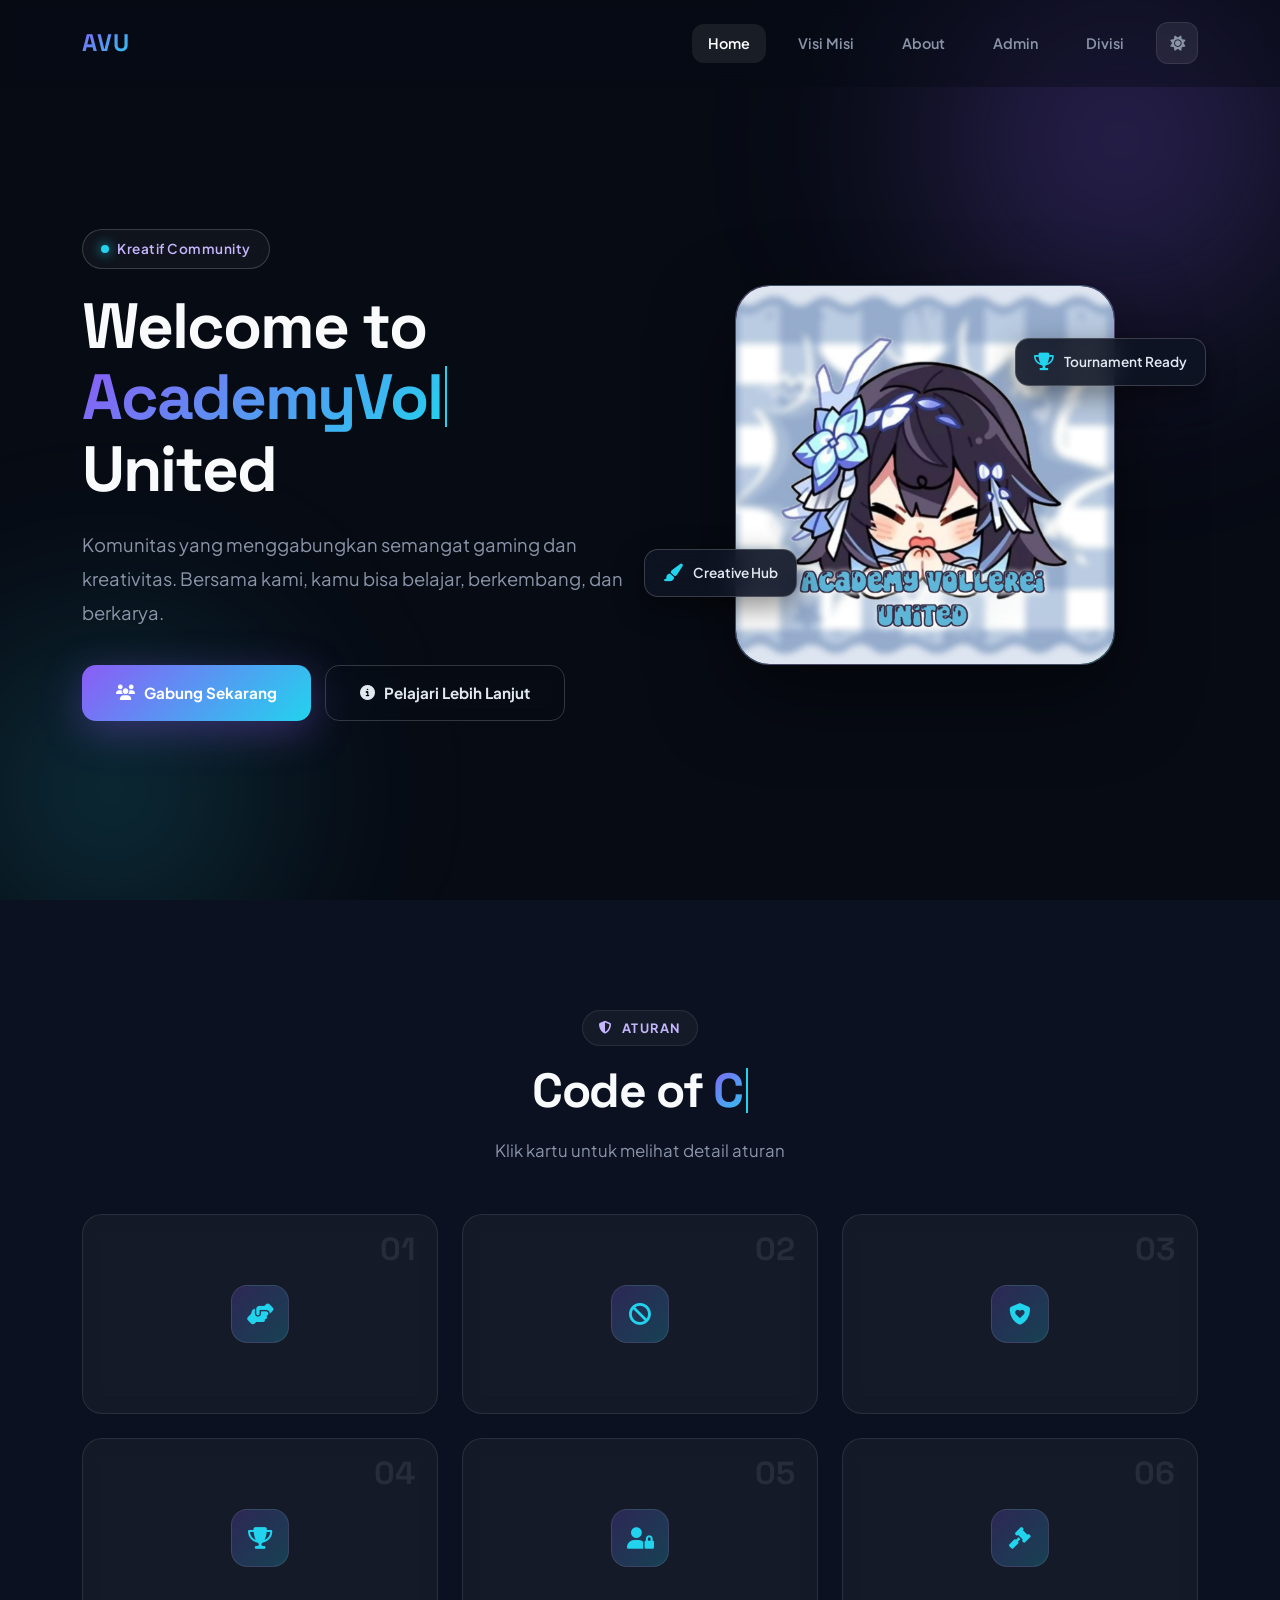
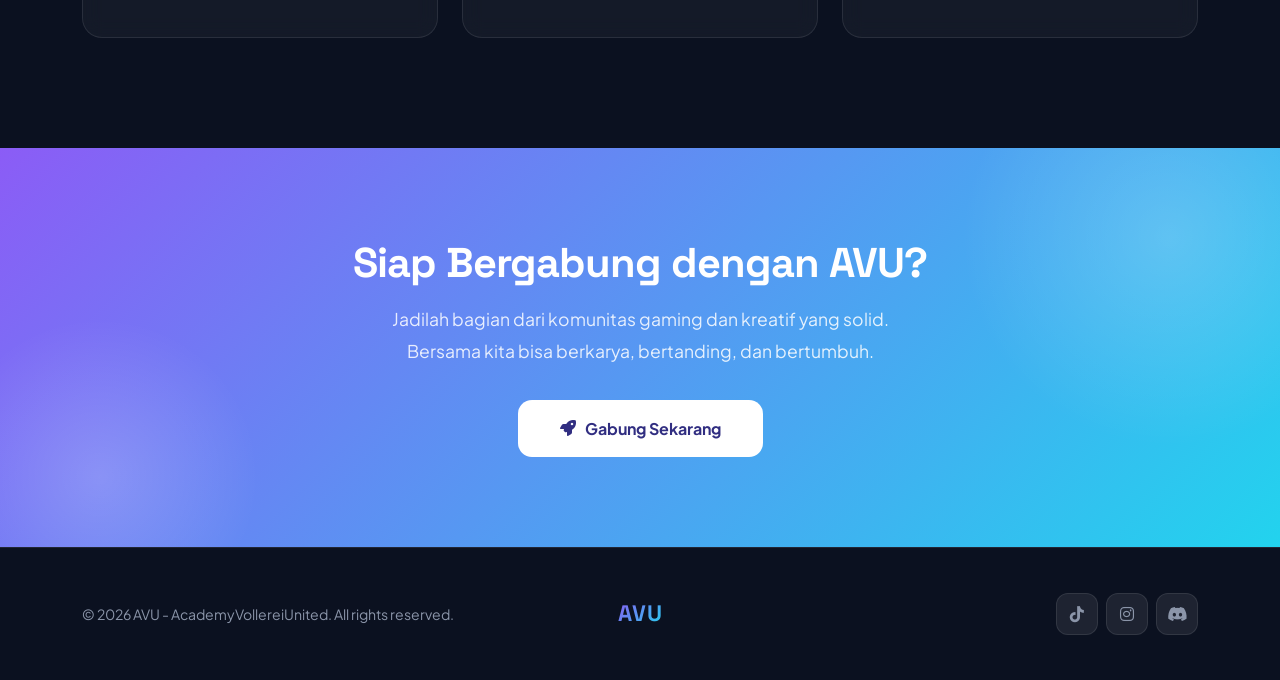
<file: index.html>
<!DOCTYPE html>
<html lang="id">
<head>
    <meta charset="UTF-8">
    <meta name="viewport" content="width=device-width, initial-scale=1.0">
    <title>AVU - AcademyVollereiUnited | Home</title>
    <link rel="icon" href="data:image/svg+xml,<svg xmlns='http://www.w3.org/2000/svg' viewBox='0 0 100 100'><text y='.9em' font-size='90'>🎮</text></svg>">
    <link href="https://fonts.googleapis.com/css2?family=Space+Grotesk:wght@500;600;700&family=Plus+Jakarta+Sans:wght@400;500;600;700;800&display=swap" rel="stylesheet">
    <link href="https://cdn.jsdelivr.net/npm/bootstrap@5.3.3/dist/css/bootstrap.min.css" rel="stylesheet">
    <link href="https://cdnjs.cloudflare.com/ajax/libs/font-awesome/6.5.0/css/all.min.css" rel="stylesheet">
    <link href="https://unpkg.com/aos@2.3.4/dist/aos.css" rel="stylesheet">
    <link rel="stylesheet" href="file css/style.css">
</head>
<body>

    <!-- Navbar -->
    
<nav class="navbar navbar-expand-lg fixed-top" id="mainNav">
    <div class="container">
        <a class="navbar-brand" href="index.html">AVU</a>

        <button class="navbar-toggler" type="button"
            data-bs-toggle="collapse"
            data-bs-target="#navbarNav"
            aria-label="Toggle navigation">
            <i class="fas fa-bars"></i>
        </button>

        <div class="collapse navbar-collapse" id="navbarNav">
            <ul class="navbar-nav ms-auto">
                <li class="nav-item">
                    <a class="nav-link active" href="index.html">Home</a>
                </li>
                <li class="nav-item">
                    <a class="nav-link" href="htmll/visimisi.html">Visi Misi</a>
                </li>
                <li class="nav-item">
                    <a class="nav-link" href="htmll/about.html">About</a>
                </li>
                <li class="nav-item">
                    <a class="nav-link" href="htmll/admin.html">Admin</a>
                </li>
                <li class="nav-item">
                    <a class="nav-link" href="htmll/divisi.html">Divisi</a>
                </li>
            </ul>
        </div>

        <button class="theme-toggle" id="themeToggle"
            aria-label="Ubah mode terang/gelap">
            <i class="fas fa-sun"></i>
        </button>
    </div>
</nav>


    <!-- Hero -->
    <section class="hero" id="home">
        <div class="container">
            <div class="row align-items-center">
                <div class="col-lg-6" data-aos="fade-right" data-aos-duration="1000">
                    <div class="hero-badge">
                        <span class="dot"></span>
                        Kreatif Community
                    </div>
                    <h1 class="hero-title">
                        Welcome to<br><span class="highlight">AcademyVollerei</span><br>United
                    </h1>
                    <p class="hero-subtitle">
                        Komunitas yang menggabungkan semangat gaming dan kreativitas.
                        Bersama kami, kamu bisa belajar, berkembang, dan berkarya.
                    </p>
                    <div class="hero-buttons">
                        <a href="htmll/divisi.html" class="btn-primary-grad">
                            <i class="fas fa-users"></i> Gabung Sekarang
                        </a>
                        <a href="htmll/about.html" class="btn-outline-grad">
                            <i class="fas fa-info-circle"></i> Pelajari Lebih Lanjut
                        </a>
                    </div>
                </div>
                <div class="col-lg-6 mt-5 mt-lg-0">
                    <div class="hero-visual" data-aos="fade-left" data-aos-duration="1000" data-aos-delay="200">
                        <div class="hero-avatar">
                            <img src="foto%20kita%20blurr/seele.jpeg" alt="AVU">
                        </div>
                        <div class="floating-tag tag-1">
                            <i class="fas fa-trophy"></i>
                            Tournament Ready
                        </div>
                        <div class="floating-tag tag-2">
                            <i class="fas fa-paint-brush"></i>
                            Creative Hub
                        </div>
                    </div>
                </div>
            </div>
        </div>
    </section>

    <!-- Aturan -->
    <section class="rules-section" id="aturan">
        <div class="container">
            <div class="text-center mb-5" data-aos="fade-up" data-aos-duration="800">
                <span class="section-label"><i class="fas fa-shield-halved"></i> Aturan</span>
                <h2 class="section-title">Code of <span class="highlight">Conduct</span></h2>
                <p class="section-desc mx-auto">Klik kartu untuk melihat detail aturan</p>
            </div>
            <div class="row g-4">
                <div class="col-lg-4 col-md-6" data-aos="fade-up" data-aos-duration="600">
                    <div class="rule-card" role="button" tabindex="0">
                        <span class="rule-number">01</span>
                        <div class="rule-icon"><i class="fas fa-handshake-angle"></i></div>
                        <h5>Saling Menghormati</h5>
                        <p>Hindari toxic, bullying, dan ujaran kebencian. Perlakukan semua anggota dengan baik.</p>
                    </div>
                </div>
                <div class="col-lg-4 col-md-6" data-aos="fade-up" data-aos-duration="600" data-aos-delay="100">
                    <div class="rule-card" role="button" tabindex="0">
                        <span class="rule-number">02</span>
                        <div class="rule-icon"><i class="fas fa-ban"></i></div>
                        <h5>Tanpa Spam &amp; Promosi Liar</h5>
                        <p>Jangan kirim spam atau promosi tanpa izin pengurus. Jaga channel tetap rapi.</p>
                    </div>
                </div>
                <div class="col-lg-4 col-md-6" data-aos="fade-up" data-aos-duration="600" data-aos-delay="200">
                    <div class="rule-card" role="button" tabindex="0">
                        <span class="rule-number">03</span>
                        <div class="rule-icon"><i class="fas fa-shield-heart"></i></div>
                        <h5>Konten Aman</h5>
                        <p>Dilarang konten NSFW, SARA, kekerasan, atau hal yang melanggar hukum.</p>
                    </div>
                </div>
                <div class="col-lg-4 col-md-6" data-aos="fade-up" data-aos-duration="600" data-aos-delay="100">
                    <div class="rule-card" role="button" tabindex="0">
                        <span class="rule-number">04</span>
                        <div class="rule-icon"><i class="fas fa-trophy"></i></div>
                        <h5>Sportif &amp; Fair Play</h5>
                        <p>No cheat, no exploit. Menang kalah tetap junjung sportivitas dan kerja sama tim.</p>
                    </div>
                </div>
                <div class="col-lg-4 col-md-6" data-aos="fade-up" data-aos-duration="600" data-aos-delay="200">
                    <div class="rule-card" role="button" tabindex="0">
                        <span class="rule-number">05</span>
                        <div class="rule-icon"><i class="fas fa-user-lock"></i></div>
                        <h5>Jaga Privasi</h5>
                        <p>Dilarang menyebar data pribadi anggota lain tanpa izin (no doxxing).</p>
                    </div>
                </div>
                <div class="col-lg-4 col-md-6" data-aos="fade-up" data-aos-duration="600" data-aos-delay="300">
                    <div class="rule-card" role="button" tabindex="0">
                        <span class="rule-number">06</span>
                        <div class="rule-icon"><i class="fas fa-gavel"></i></div>
                        <h5>Ikuti Arahan Pengurus</h5>
                        <p>Patuhi keputusan admin dan moderator demi kenyamanan bersama.</p>
                    </div>
                </div>
            </div>
        </div>
    </section>

    <!-- CTA -->
    <section class="cta-section">
        <div class="container">
            <div class="cta-content" data-aos="zoom-in" data-aos-duration="800">
                <h2>Siap Bergabung dengan AVU?</h2>
                <p>
                    Jadilah bagian dari komunitas gaming dan kreatif yang solid.
                    Bersama kita bisa berkarya, bertanding, dan bertumbuh.
                </p>
                <a href="https://chat.whatsapp.com/DQykFjPlLoH9IlLNuFGXd4"
   class="btn-cta"
   target="_blank"
   rel="noopener noreferrer">
    <i class="fas fa-rocket"></i> Gabung Sekarang
</a>
            </div>
        </div>
    </section>

    <!-- Footer -->
    <footer class="footer">
        <div class="container">
            <div class="row align-items-center">
                <div class="col-md-5 text-center text-md-start">
                    <p>&copy; 2026 AVU - AcademyVollereiUnited. All rights reserved.</p>
                </div>
                <div class="col-md-2 text-center my-3 my-md-0">
                    <a href="index.html" class="footer-brand">AVU</a>
                </div>
                <div class="col-md-5 text-center text-md-end">
                    <div class="footer-social d-inline-flex gap-2">
                        <a href="#"><i class="fab fa-tiktok"></i></a>
                        <a href="#"><i class="fab fa-instagram"></i></a>
                        <a href="#"><i class="fab fa-discord"></i></a>
                    </div>
                </div>
            </div>
        </div>
    </footer>

    <!-- Back to top -->
    <button class="back-to-top" id="backToTop"><i class="fas fa-arrow-up"></i></button>

    <!-- Scripts -->
    <script src="https://cdn.jsdelivr.net/npm/bootstrap@5.3.3/dist/js/bootstrap.bundle.min.js"></script>
    <script src="https://unpkg.com/aos@2.3.4/dist/aos.js"></script>
    <script src="file js/script.js"></script>
</body>
</html>
</file>
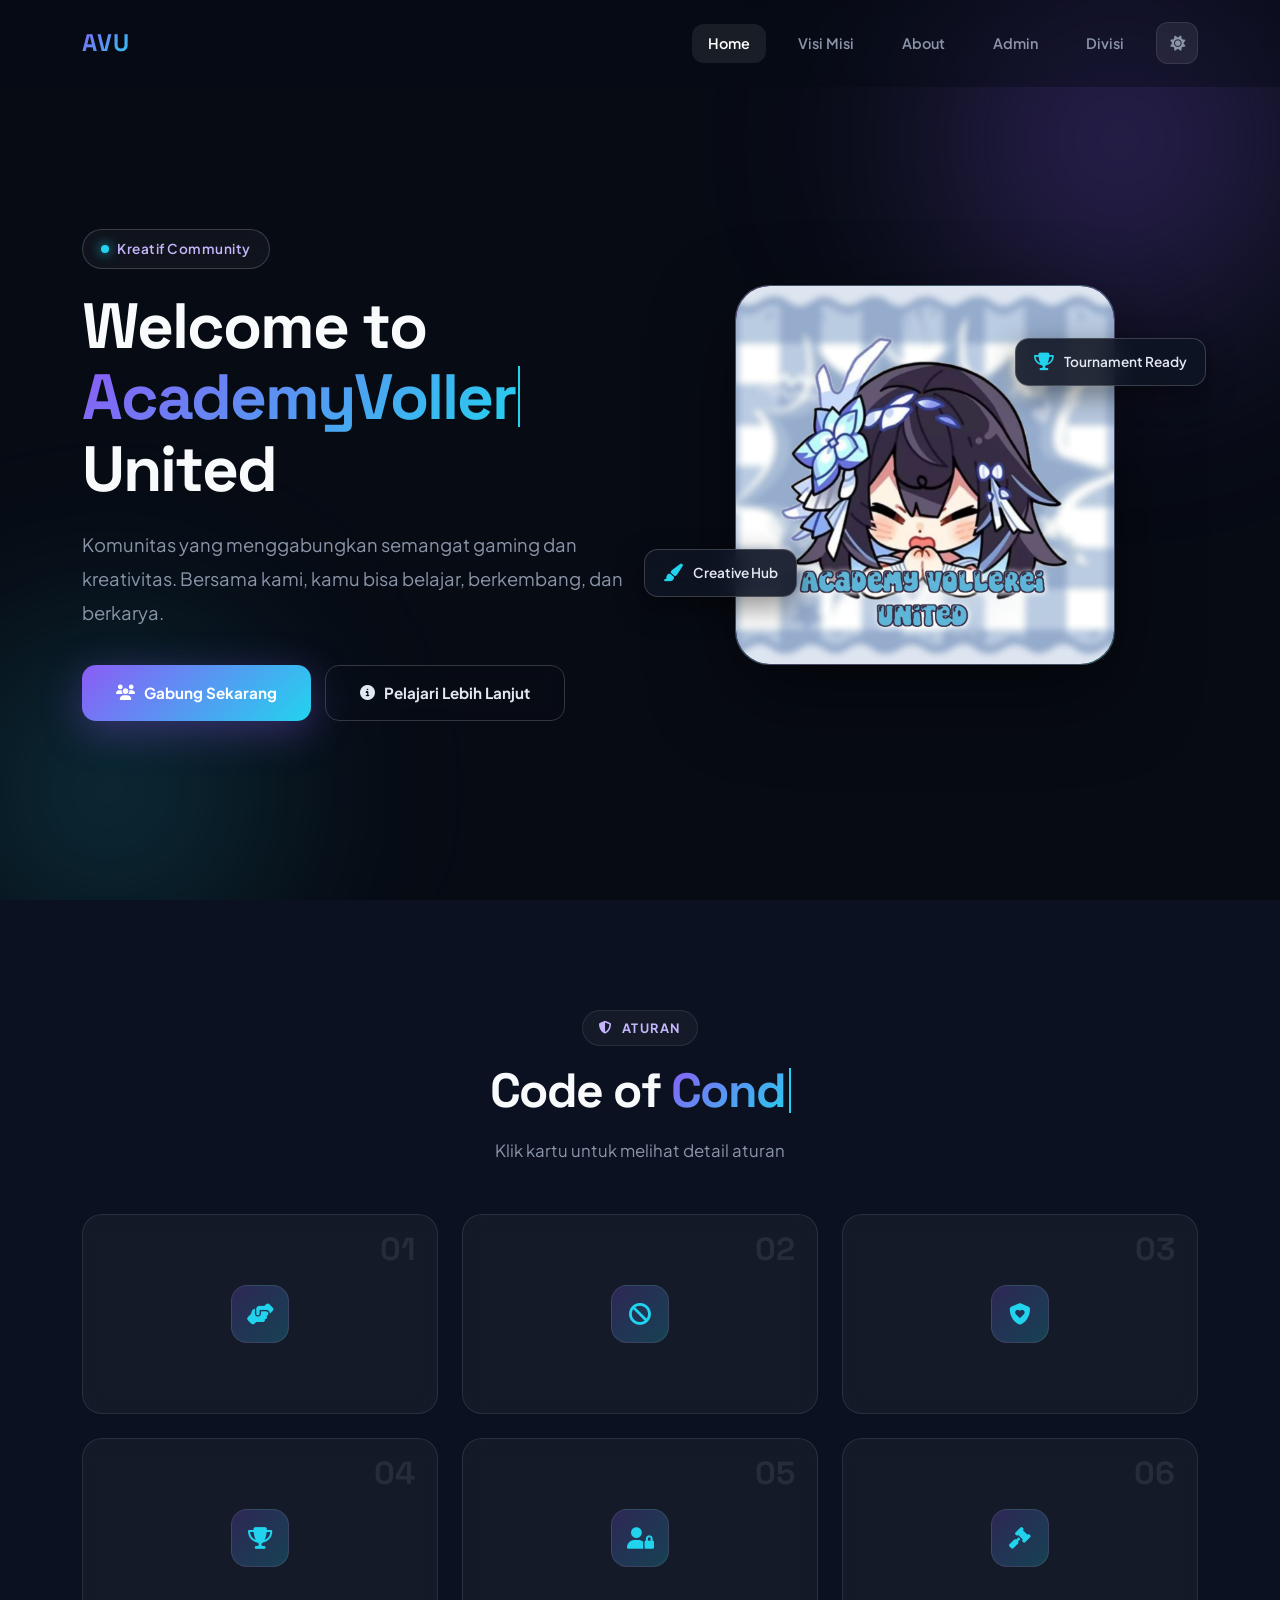
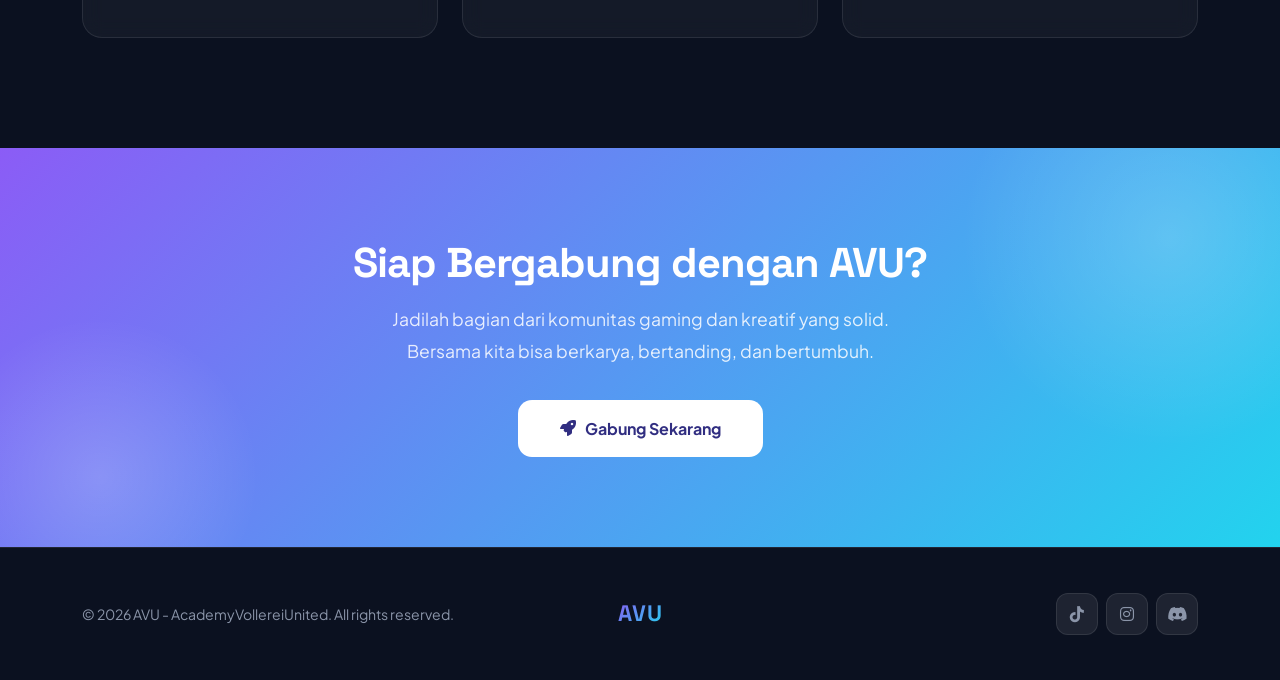
<file: htmll/index.html>
<!DOCTYPE html>
<html lang="id">
<head>
    <meta charset="UTF-8">
    <meta name="viewport" content="width=device-width, initial-scale=1.0">
    <title>AVU - AcademyVollereiUnited | Home</title>
    <link rel="icon" href="data:image/svg+xml,<svg xmlns='http://www.w3.org/2000/svg' viewBox='0 0 100 100'><text y='.9em' font-size='90'>🎮</text></svg>">
    <link href="https://fonts.googleapis.com/css2?family=Space+Grotesk:wght@500;600;700&family=Plus+Jakarta+Sans:wght@400;500;600;700;800&display=swap" rel="stylesheet">
    <link href="https://cdn.jsdelivr.net/npm/bootstrap@5.3.3/dist/css/bootstrap.min.css" rel="stylesheet">
    <link href="https://cdnjs.cloudflare.com/ajax/libs/font-awesome/6.5.0/css/all.min.css" rel="stylesheet">
    <link href="https://unpkg.com/aos@2.3.4/dist/aos.css" rel="stylesheet">
    <link href="../file css/style.css" rel="stylesheet">
</head>
<body>

    <!-- Navbar -->
    <nav class="navbar navbar-expand-lg fixed-top" id="mainNav">
        <div class="container">
            <a class="navbar-brand" href="index.html">AVU</a>
            <button class="navbar-toggler" type="button" data-bs-toggle="collapse" data-bs-target="#navbarNav" aria-label="Toggle navigation">
                <i class="fas fa-bars"></i>
            </button>
            <div class="collapse navbar-collapse" id="navbarNav">
                <ul class="navbar-nav ms-auto">
                    <li class="nav-item"><a class="nav-link active" href="index.html">Home</a></li>
                    <li class="nav-item"><a class="nav-link" href="visimisi.html">Visi Misi</a></li>
                    <li class="nav-item"><a class="nav-link" href="about.html">About</a></li>
                    <li class="nav-item"><a class="nav-link" href="admin.html">Admin</a></li>
                    <li class="nav-item"><a class="nav-link" href="divisi.html">Divisi</a></li>
                </ul>
            </div>
            <button class="theme-toggle" id="themeToggle" aria-label="Ubah mode terang/gelap">
                <i class="fas fa-sun"></i>
            </button>
        </div>
    </nav>

    <!-- Hero -->
    <section class="hero" id="home">
        <div class="container">
            <div class="row align-items-center">
                <div class="col-lg-6" data-aos="fade-right" data-aos-duration="1000">
                    <div class="hero-badge">
                        <span class="dot"></span>
                        Kreatif Community
                    </div>
                    <h1 class="hero-title">
                        Welcome to<br><span class="highlight">AcademyVollerei</span><br>United
                    </h1>
                    <p class="hero-subtitle">
                        Komunitas yang menggabungkan semangat gaming dan kreativitas.
                        Bersama kami, kamu bisa belajar, berkembang, dan berkarya.
                    </p>
                    <div class="hero-buttons">
                        <a href="divisi.html" class="btn-primary-grad">
                            <i class="fas fa-users"></i> Gabung Sekarang
                        </a>
                        <a href="about.html" class="btn-outline-grad">
                            <i class="fas fa-info-circle"></i> Pelajari Lebih Lanjut
                        </a>
                    </div>
                </div>
                <div class="col-lg-6 mt-5 mt-lg-0">
                    <div class="hero-visual" data-aos="fade-left" data-aos-duration="1000" data-aos-delay="200">
                        <div class="hero-avatar">
                            <img src="../foto%20kita%20blurr/seele.jpeg" alt="AVU">
                        </div>
                        <div class="floating-tag tag-1">
                            <i class="fas fa-trophy"></i>
                            Tournament Ready
                        </div>
                        <div class="floating-tag tag-2">
                            <i class="fas fa-paint-brush"></i>
                            Creative Hub
                        </div>
                    </div>
                </div>
            </div>
        </div>
    </section>

    <!-- Aturan -->
    <section class="rules-section" id="aturan">
        <div class="container">
            <div class="text-center mb-5" data-aos="fade-up" data-aos-duration="800">
                <span class="section-label"><i class="fas fa-shield-halved"></i> Aturan</span>
                <h2 class="section-title">Code of <span class="highlight">Conduct</span></h2>
                <p class="section-desc mx-auto">Klik kartu untuk melihat detail aturan</p>
            </div>
            <div class="row g-4">
                <div class="col-lg-4 col-md-6" data-aos="fade-up" data-aos-duration="600">
                    <div class="rule-card" role="button" tabindex="0">
                        <span class="rule-number">01</span>
                        <div class="rule-icon"><i class="fas fa-handshake-angle"></i></div>
                        <h5>Saling Menghormati</h5>
                        <p>Hindari toxic, bullying, dan ujaran kebencian. Perlakukan semua anggota dengan baik.</p>
                    </div>
                </div>
                <div class="col-lg-4 col-md-6" data-aos="fade-up" data-aos-duration="600" data-aos-delay="100">
                    <div class="rule-card" role="button" tabindex="0">
                        <span class="rule-number">02</span>
                        <div class="rule-icon"><i class="fas fa-ban"></i></div>
                        <h5>Tanpa Spam &amp; Promosi Liar</h5>
                        <p>Jangan kirim spam atau promosi tanpa izin pengurus. Jaga channel tetap rapi.</p>
                    </div>
                </div>
                <div class="col-lg-4 col-md-6" data-aos="fade-up" data-aos-duration="600" data-aos-delay="200">
                    <div class="rule-card" role="button" tabindex="0">
                        <span class="rule-number">03</span>
                        <div class="rule-icon"><i class="fas fa-shield-heart"></i></div>
                        <h5>Konten Aman</h5>
                        <p>Dilarang konten NSFW, SARA, kekerasan, atau hal yang melanggar hukum.</p>
                    </div>
                </div>
                <div class="col-lg-4 col-md-6" data-aos="fade-up" data-aos-duration="600" data-aos-delay="100">
                    <div class="rule-card" role="button" tabindex="0">
                        <span class="rule-number">04</span>
                        <div class="rule-icon"><i class="fas fa-trophy"></i></div>
                        <h5>Sportif &amp; Fair Play</h5>
                        <p>No cheat, no exploit. Menang kalah tetap junjung sportivitas dan kerja sama tim.</p>
                    </div>
                </div>
                <div class="col-lg-4 col-md-6" data-aos="fade-up" data-aos-duration="600" data-aos-delay="200">
                    <div class="rule-card" role="button" tabindex="0">
                        <span class="rule-number">05</span>
                        <div class="rule-icon"><i class="fas fa-user-lock"></i></div>
                        <h5>Jaga Privasi</h5>
                        <p>Dilarang menyebar data pribadi anggota lain tanpa izin (no doxxing).</p>
                    </div>
                </div>
                <div class="col-lg-4 col-md-6" data-aos="fade-up" data-aos-duration="600" data-aos-delay="300">
                    <div class="rule-card" role="button" tabindex="0">
                        <span class="rule-number">06</span>
                        <div class="rule-icon"><i class="fas fa-gavel"></i></div>
                        <h5>Ikuti Arahan Pengurus</h5>
                        <p>Patuhi keputusan admin dan moderator demi kenyamanan bersama.</p>
                    </div>
                </div>
            </div>
        </div>
    </section>

    <!-- CTA -->
    <section class="cta-section">
        <div class="container">
            <div class="cta-content" data-aos="zoom-in" data-aos-duration="800">
                <h2>Siap Bergabung dengan AVU?</h2>
                <p>
                    Jadilah bagian dari komunitas gaming dan kreatif yang solid.
                    Bersama kita bisa berkarya, bertanding, dan bertumbuh.
                </p>
                <a href="divisi.html" class="btn-cta">
                    <i class="fas fa-rocket"></i> Gabung Sekarang
                </a>
            </div>
        </div>
    </section>

    <!-- Footer -->
    <footer class="footer">
        <div class="container">
            <div class="row align-items-center">
                <div class="col-md-5 text-center text-md-start">
                    <p>&copy; 2026 AVU - AcademyVollereiUnited. All rights reserved.</p>
                </div>
                <div class="col-md-2 text-center my-3 my-md-0">
                    <a href="index.html" class="footer-brand">AVU</a>
                </div>
                <div class="col-md-5 text-center text-md-end">
                    <div class="footer-social d-inline-flex gap-2">
                        <a href="#"><i class="fab fa-tiktok"></i></a>
                        <a href="#"><i class="fab fa-instagram"></i></a>
                        <a href="#"><i class="fab fa-discord"></i></a>
                    </div>
                </div>
            </div>
        </div>
    </footer>

    <!-- Back to top -->
    <button class="back-to-top" id="backToTop"><i class="fas fa-arrow-up"></i></button>

    <!-- Scripts -->
    <script src="https://cdn.jsdelivr.net/npm/bootstrap@5.3.3/dist/js/bootstrap.bundle.min.js"></script>
    <script src="https://unpkg.com/aos@2.3.4/dist/aos.js"></script>
    <script src="../file js/script.js"></script>
</body>
</html>
</file>
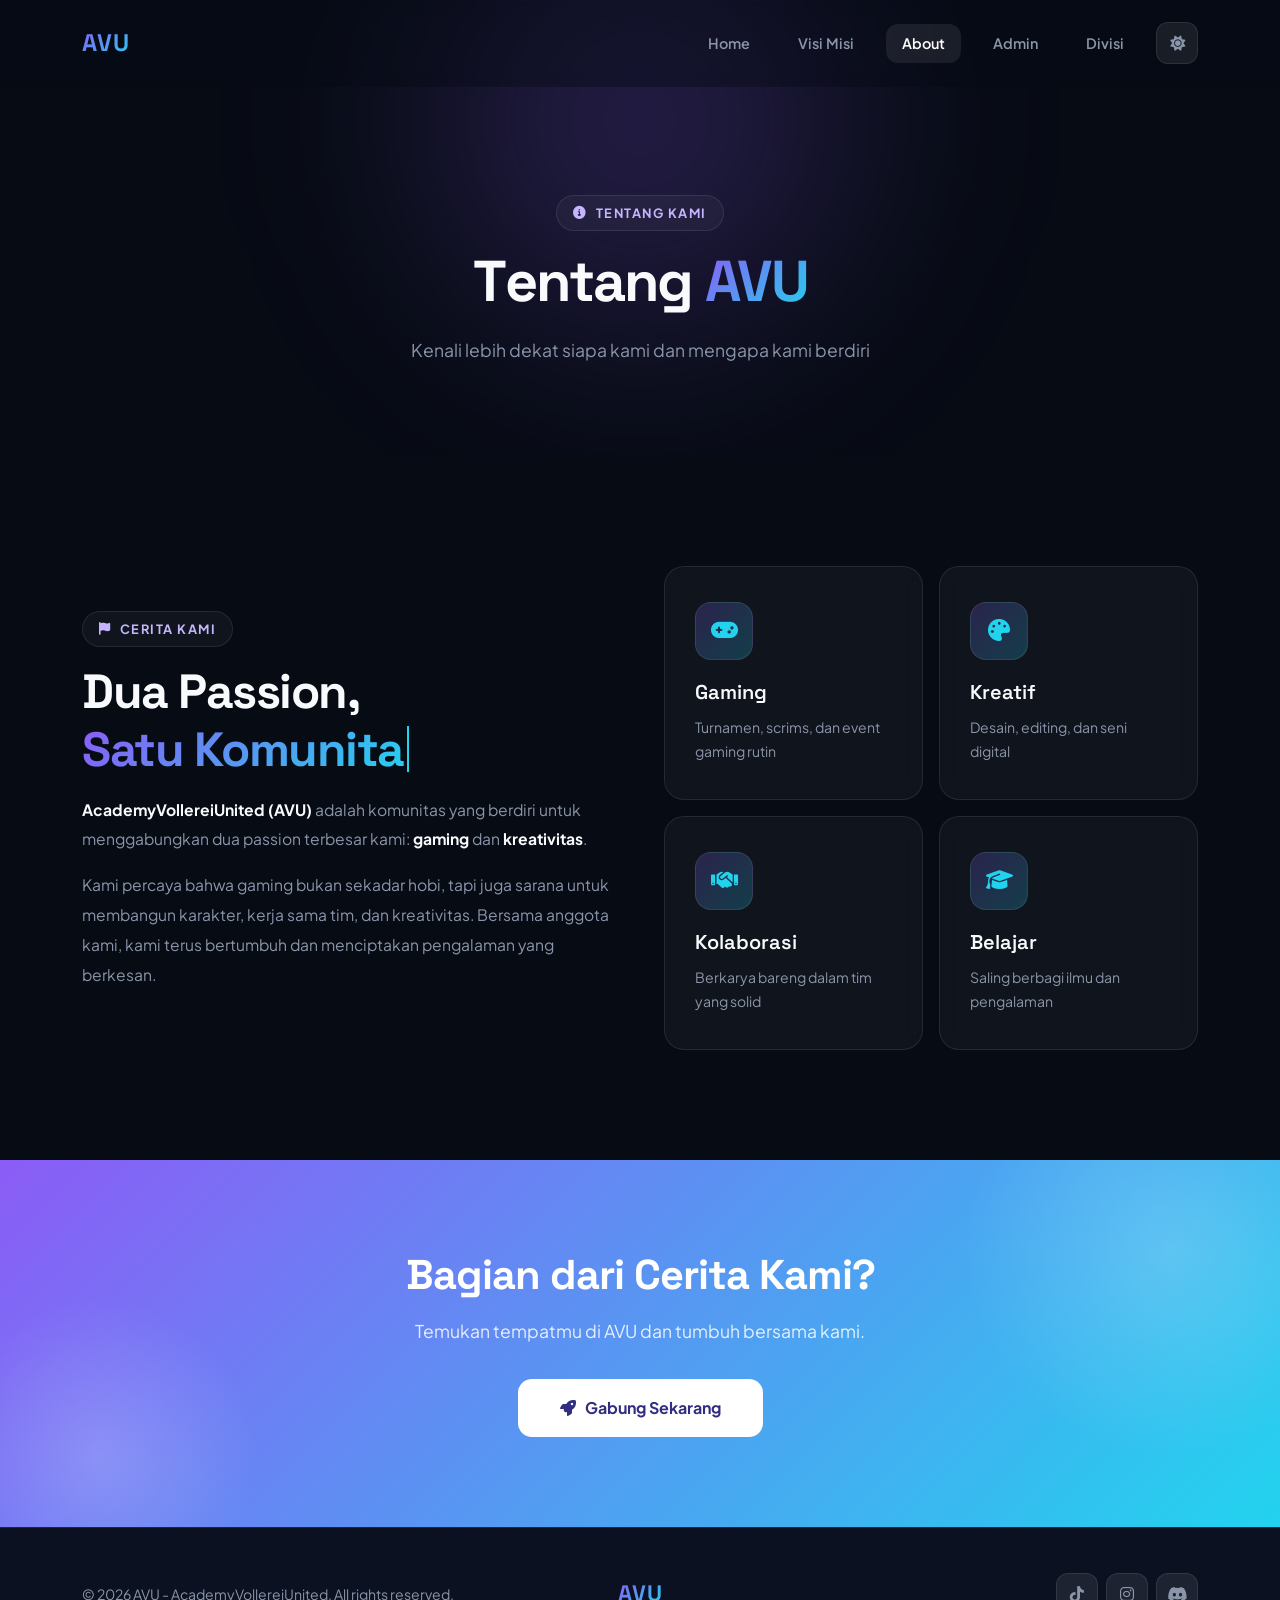
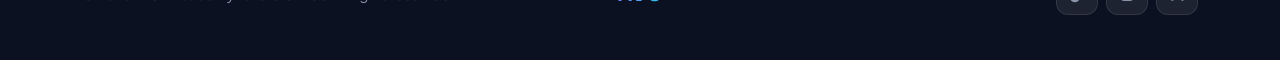
<file: htmll/about.html>
<!DOCTYPE html>
<html lang="id">
<head>
    <meta charset="UTF-8">
    <meta name="viewport" content="width=device-width, initial-scale=1.0">
    <title>AVU - About</title>
    <link rel="icon" href="data:image/svg+xml,<svg xmlns='http://www.w3.org/2000/svg' viewBox='0 0 100 100'><text y='.9em' font-size='90'>🎮</text></svg>">
    <link href="https://fonts.googleapis.com/css2?family=Space+Grotesk:wght@500;600;700&family=Plus+Jakarta+Sans:wght@400;500;600;700;800&display=swap" rel="stylesheet">
    <link href="https://cdn.jsdelivr.net/npm/bootstrap@5.3.3/dist/css/bootstrap.min.css" rel="stylesheet">
    <link href="https://cdnjs.cloudflare.com/ajax/libs/font-awesome/6.5.0/css/all.min.css" rel="stylesheet">
    <link href="https://unpkg.com/aos@2.3.4/dist/aos.css" rel="stylesheet">
    <link href="../file css/style.css" rel="stylesheet">
</head>
<body>

    <!-- Navbar -->
    <nav class="navbar navbar-expand-lg fixed-top" id="mainNav">
        <div class="container">
            <a class="navbar-brand" href="../index.html">AVU</a>
            <button class="navbar-toggler" type="button" data-bs-toggle="collapse" data-bs-target="#navbarNav" aria-label="Toggle navigation">
                <i class="fas fa-bars"></i>
            </button>
            <div class="collapse navbar-collapse" id="navbarNav">
                <ul class="navbar-nav ms-auto">
                    <li class="nav-item"><a class="nav-link" href="../index.html">Home</a></li>
                    <li class="nav-item"><a class="nav-link" href="visimisi.html">Visi Misi</a></li>
                    <li class="nav-item"><a class="nav-link active" href="about.html">About</a></li>
                    <li class="nav-item"><a class="nav-link" href="admin.html">Admin</a></li>
                    <li class="nav-item"><a class="nav-link" href="divisi.html">Divisi</a></li>
                </ul>
            </div>
            <button class="theme-toggle" id="themeToggle" aria-label="Ubah mode terang/gelap">
                <i class="fas fa-sun"></i>
            </button>
        </div>
    </nav>

    <!-- Page Hero -->
    <section class="page-hero">
        <div class="container" data-aos="fade-up" data-aos-duration="900">
            <span class="section-label"><i class="fas fa-info-circle"></i> Tentang Kami</span>
            <h1>Tentang <span class="highlight">AVU</span></h1>
            <p>Kenali lebih dekat siapa kami dan mengapa kami berdiri</p>
        </div>
    </section>

    <!-- About -->
    <section id="about">
        <div class="container">
            <div class="row align-items-center g-5">
                <div class="col-lg-6" data-aos="fade-right" data-aos-duration="800">
                    <span class="section-label"><i class="fas fa-flag"></i> Cerita Kami</span>
                    <h2 class="section-title">Dua Passion,<br><span class="highlight">Satu Komunitas</span></h2>
                    <p class="about-text-block mt-3">
                        <strong>AcademyVollereiUnited (AVU)</strong> adalah komunitas yang berdiri untuk menggabungkan
                        dua passion terbesar kami: <strong>gaming</strong> dan <strong>kreativitas</strong>.
                    </p>
                    <p class="about-text-block mt-3">
                        Kami percaya bahwa gaming bukan sekadar hobi, tapi juga sarana untuk membangun
                        karakter, kerja sama tim, dan kreativitas. Bersama anggota kami, kami terus bertumbuh
                        dan menciptakan pengalaman yang berkesan.
                    </p>
                </div>
                <div class="col-lg-6">
                    <div class="row g-3">
                        <div class="col-sm-6" data-aos="fade-up" data-aos-duration="600" data-aos-delay="100">
                            <div class="about-card">
                                <div class="about-icon"><i class="fas fa-gamepad"></i></div>
                                <h5>Gaming</h5>
                                <p>Turnamen, scrims, dan event gaming rutin</p>
                            </div>
                        </div>
                        <div class="col-sm-6" data-aos="fade-up" data-aos-duration="600" data-aos-delay="200">
                            <div class="about-card">
                                <div class="about-icon"><i class="fas fa-palette"></i></div>
                                <h5>Kreatif</h5>
                                <p>Desain, editing, dan seni digital</p>
                            </div>
                        </div>
                        <div class="col-sm-6" data-aos="fade-up" data-aos-duration="600" data-aos-delay="300">
                            <div class="about-card">
                                <div class="about-icon"><i class="fas fa-handshake"></i></div>
                                <h5>Kolaborasi</h5>
                                <p>Berkarya bareng dalam tim yang solid</p>
                            </div>
                        </div>
                        <div class="col-sm-6" data-aos="fade-up" data-aos-duration="600" data-aos-delay="400">
                            <div class="about-card">
                                <div class="about-icon"><i class="fas fa-graduation-cap"></i></div>
                                <h5>Belajar</h5>
                                <p>Saling berbagi ilmu dan pengalaman</p>
                            </div>
                        </div>
                    </div>
                </div>
            </div>
        </div>
    </section>

    <!-- CTA -->
    <section class="cta-section">
        <div class="container">
            <div class="cta-content" data-aos="zoom-in" data-aos-duration="800">
                <h2>Bagian dari Cerita Kami?</h2>
                <p>Temukan tempatmu di AVU dan tumbuh bersama kami.</p>
                <a href="divisi.html" class="btn-cta">
                    <i class="fas fa-rocket"></i> Gabung Sekarang
                </a>
            </div>
        </div>
    </section>

    <!-- Footer -->
    <footer class="footer">
        <div class="container">
            <div class="row align-items-center">
                <div class="col-md-5 text-center text-md-start">
                    <p>&copy; 2026 AVU - AcademyVollereiUnited. All rights reserved.</p>
                </div>
                <div class="col-md-2 text-center my-3 my-md-0">
                    <a href="index.html" class="footer-brand">AVU</a>
                </div>
                <div class="col-md-5 text-center text-md-end">
                    <div class="footer-social d-inline-flex gap-2">
                        <a href="#"><i class="fab fa-tiktok"></i></a>
                        <a href="#"><i class="fab fa-instagram"></i></a>
                        <a href="#"><i class="fab fa-discord"></i></a>
                    </div>
                </div>
            </div>
        </div>
    </footer>

    <!-- Back to top -->
    <button class="back-to-top" id="backToTop"><i class="fas fa-arrow-up"></i></button>

    <!-- Scripts -->
    <script src="https://cdn.jsdelivr.net/npm/bootstrap@5.3.3/dist/js/bootstrap.bundle.min.js"></script>
    <script src="https://unpkg.com/aos@2.3.4/dist/aos.js"></script>
    <script src="../file js/script.js"></script>
</body>
</html>
</file>
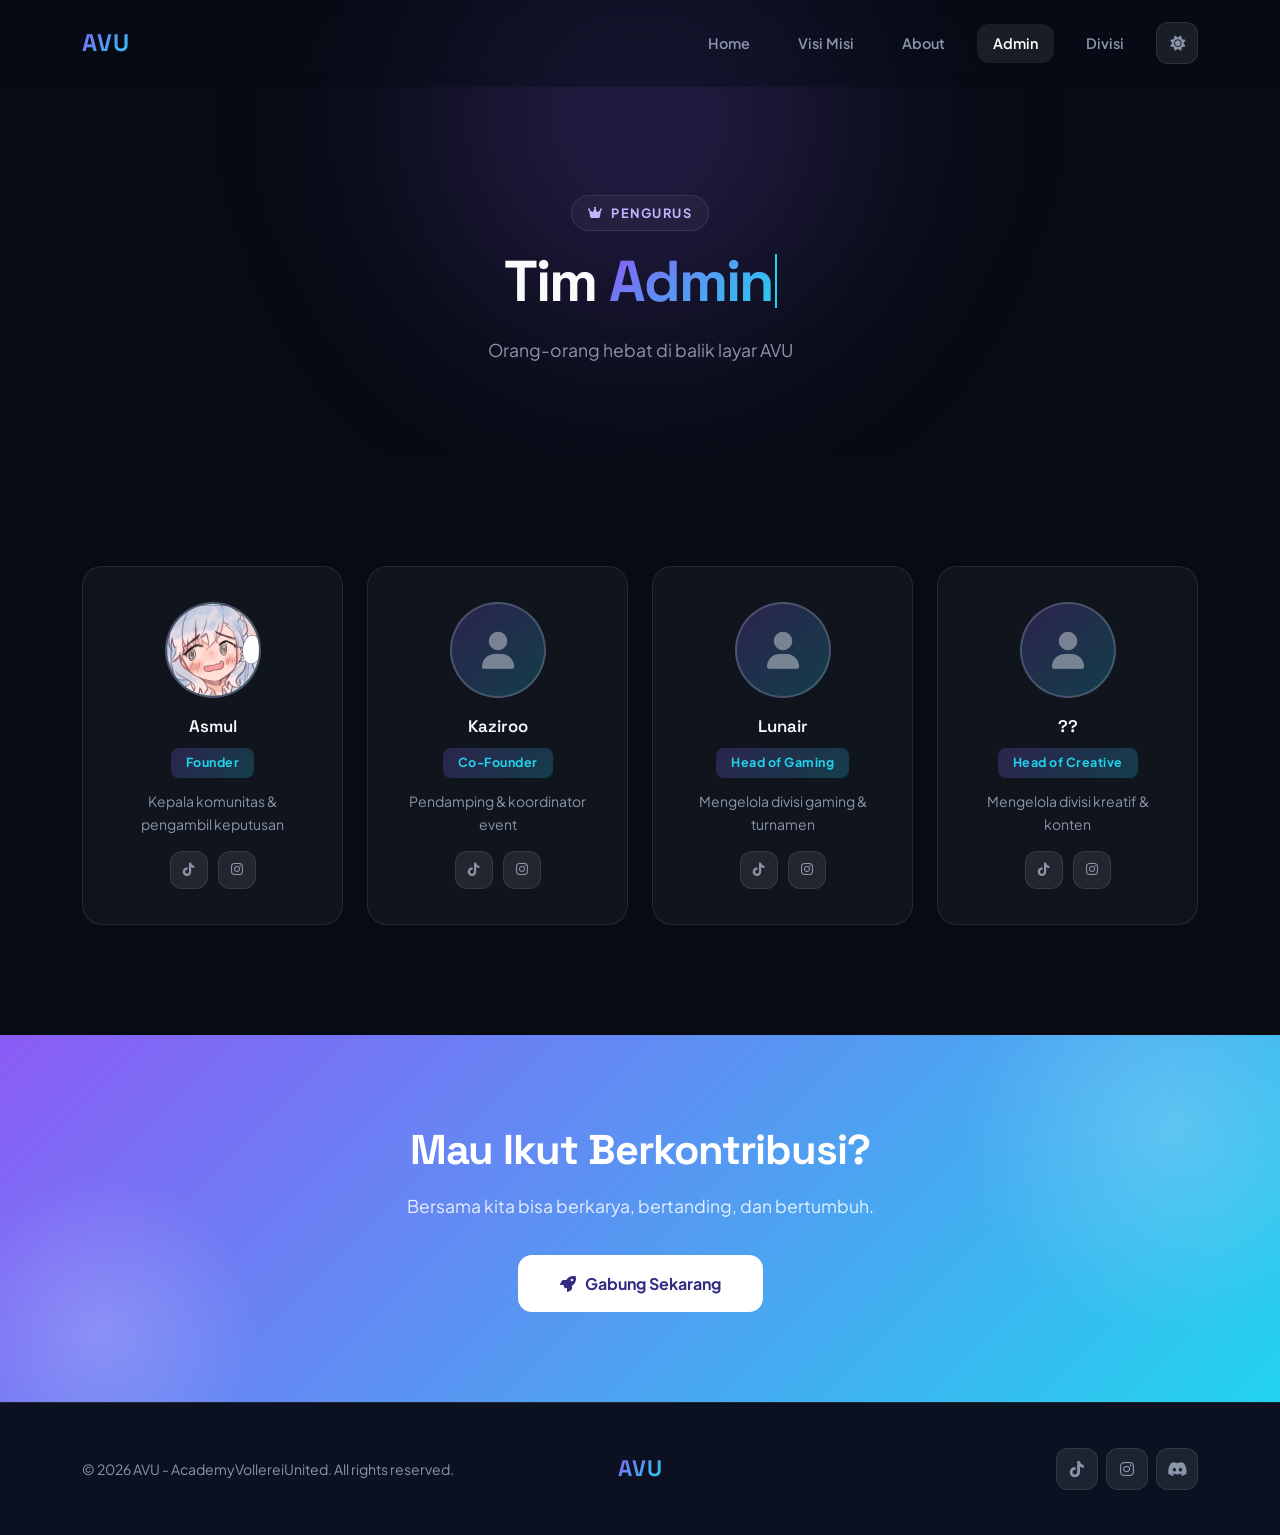
<file: htmll/admin.html>
<!DOCTYPE html>
<html lang="id">
<head>
    <meta charset="UTF-8">
    <meta name="viewport" content="width=device-width, initial-scale=1.0">
    <title>AVU - Admin</title>
    <link rel="icon" href="data:image/svg+xml,<svg xmlns='http://www.w3.org/2000/svg' viewBox='0 0 100 100'><text y='.9em' font-size='90'>🎮</text></svg>">
    <link href="https://fonts.googleapis.com/css2?family=Space+Grotesk:wght@500;600;700&family=Plus+Jakarta+Sans:wght@400;500;600;700;800&display=swap" rel="stylesheet">
    <link href="https://cdn.jsdelivr.net/npm/bootstrap@5.3.3/dist/css/bootstrap.min.css" rel="stylesheet">
    <link href="https://cdnjs.cloudflare.com/ajax/libs/font-awesome/6.5.0/css/all.min.css" rel="stylesheet">
    <link href="https://unpkg.com/aos@2.3.4/dist/aos.css" rel="stylesheet">
    <link href="../file css/style.css" rel="stylesheet">
</head>
<body>

    <!-- Navbar -->
    <nav class="navbar navbar-expand-lg fixed-top" id="mainNav">
        <div class="container">
            <a class="navbar-brand" href="../index.html">AVU</a>
            <button class="navbar-toggler" type="button" data-bs-toggle="collapse" data-bs-target="#navbarNav" aria-label="Toggle navigation">
                <i class="fas fa-bars"></i>
            </button>
            <div class="collapse navbar-collapse" id="navbarNav">
                <ul class="navbar-nav ms-auto">
                    <li class="nav-item"><a class="nav-link" href="../index.html">Home</a></li>
                    <li class="nav-item"><a class="nav-link" href="visimisi.html">Visi Misi</a></li>
                    <li class="nav-item"><a class="nav-link" href="about.html">About</a></li>
                    <li class="nav-item"><a class="nav-link active" href="admin.html">Admin</a></li>
                    <li class="nav-item"><a class="nav-link" href="divisi.html">Divisi</a></li>
                </ul>
            </div>
            <button class="theme-toggle" id="themeToggle" aria-label="Ubah mode terang/gelap">
                <i class="fas fa-sun"></i>
            </button>
        </div>
    </nav>

    <!-- Page Hero -->
    <section class="page-hero">
        <div class="container" data-aos="fade-up" data-aos-duration="900">
            <span class="section-label"><i class="fas fa-crown"></i> Pengurus</span>
            <h1>Tim <span class="highlight">Admin</span></h1>
            <p>Orang-orang hebat di balik layar AVU</p>
        </div>
    </section>

    <!-- Admin Cards -->
    <section id="admin">
        <div class="container">
            <div class="row g-4 justify-content-center">
                <div class="col-lg-3 col-md-6" data-aos="fade-up" data-aos-duration="600" data-aos-delay="0">
                    <div class="admin-card">
                        <div class="admin-avatar"><img src="../foto%20kita%20blurr/kobo.jpg" alt="Asmul"></div>
                        <h5>Asmul</h5>
                        <span class="admin-role">Founder</span>
                        <p class="small" style="color: var(--muted);">Kepala komunitas &amp; pengambil keputusan</p>
                        <div class="admin-socials">
                            <a href="#"><i class="fab fa-tiktok"></i></a>
                            <a href="#"><i class="fab fa-instagram"></i></a>
                        </div>
                    </div>
                </div>
                <div class="col-lg-3 col-md-6" data-aos="fade-up" data-aos-duration="600" data-aos-delay="100">
                    <div class="admin-card">
                        <div class="admin-avatar"><i class="fas fa-user"></i></div>
                        <h5>Kaziroo</h5>
                        <span class="admin-role">Co-Founder</span>
                        <p class="small" style="color: var(--muted);">Pendamping &amp; koordinator event</p>
                        <div class="admin-socials">
                            <a href="#"><i class="fab fa-tiktok"></i></a>
                            <a href="#"><i class="fab fa-instagram"></i></a>
                        </div>
                    </div>
                </div>
                <div class="col-lg-3 col-md-6" data-aos="fade-up" data-aos-duration="600" data-aos-delay="200">
                    <div class="admin-card">
                        <div class="admin-avatar"><i class="fas fa-user"></i></div>
                        <h5>Lunair</h5>
                        <span class="admin-role">Head of Gaming</span>
                        <p class="small" style="color: var(--muted);">Mengelola divisi gaming &amp; turnamen</p>
                        <div class="admin-socials">
                            <a href="#"><i class="fab fa-tiktok"></i></a>
                            <a href="#"><i class="fab fa-instagram"></i></a>
                        </div>
                    </div>
                </div>
                <div class="col-lg-3 col-md-6" data-aos="fade-up" data-aos-duration="600" data-aos-delay="300">
                    <div class="admin-card">
                        <div class="admin-avatar"><i class="fas fa-user"></i></div>
                        <h5>??</h5>
                        <span class="admin-role">Head of Creative</span>
                        <p class="small" style="color: var(--muted);">Mengelola divisi kreatif &amp; konten</p>
                        <div class="admin-socials">
                            <a href="#"><i class="fab fa-tiktok"></i></a>
                            <a href="#"><i class="fab fa-instagram"></i></a>
                        </div>
                    </div>
                </div>
            </div>
        </div>
    </section>

    <!-- CTA -->
    <section class="cta-section">
        <div class="container">
            <div class="cta-content" data-aos="zoom-in" data-aos-duration="800">
                <h2>Mau Ikut Berkontribusi?</h2>
                <p>Bersama kita bisa berkarya, bertanding, dan bertumbuh.</p>
                <a href="divisi.html" class="btn-cta">
                    <i class="fas fa-rocket"></i> Gabung Sekarang
                </a>
            </div>
        </div>
    </section>

    <!-- Footer -->
    <footer class="footer">
        <div class="container">
            <div class="row align-items-center">
                <div class="col-md-5 text-center text-md-start">
                    <p>&copy; 2026 AVU - AcademyVollereiUnited. All rights reserved.</p>
                </div>
                <div class="col-md-2 text-center my-3 my-md-0">
                    <a href="index.html" class="footer-brand">AVU</a>
                </div>
                <div class="col-md-5 text-center text-md-end">
                    <div class="footer-social d-inline-flex gap-2">
                        <a href="#"><i class="fab fa-tiktok"></i></a>
                        <a href="#"><i class="fab fa-instagram"></i></a>
                        <a href="#"><i class="fab fa-discord"></i></a>
                    </div>
                </div>
            </div>
        </div>
    </footer>

    <!-- Back to top -->
    <button class="back-to-top" id="backToTop"><i class="fas fa-arrow-up"></i></button>

    <!-- Scripts -->
    <script src="https://cdn.jsdelivr.net/npm/bootstrap@5.3.3/dist/js/bootstrap.bundle.min.js"></script>
    <script src="https://unpkg.com/aos@2.3.4/dist/aos.js"></script>
    <script src="../file js/script.js"></script>
</body>
</html>
</file>
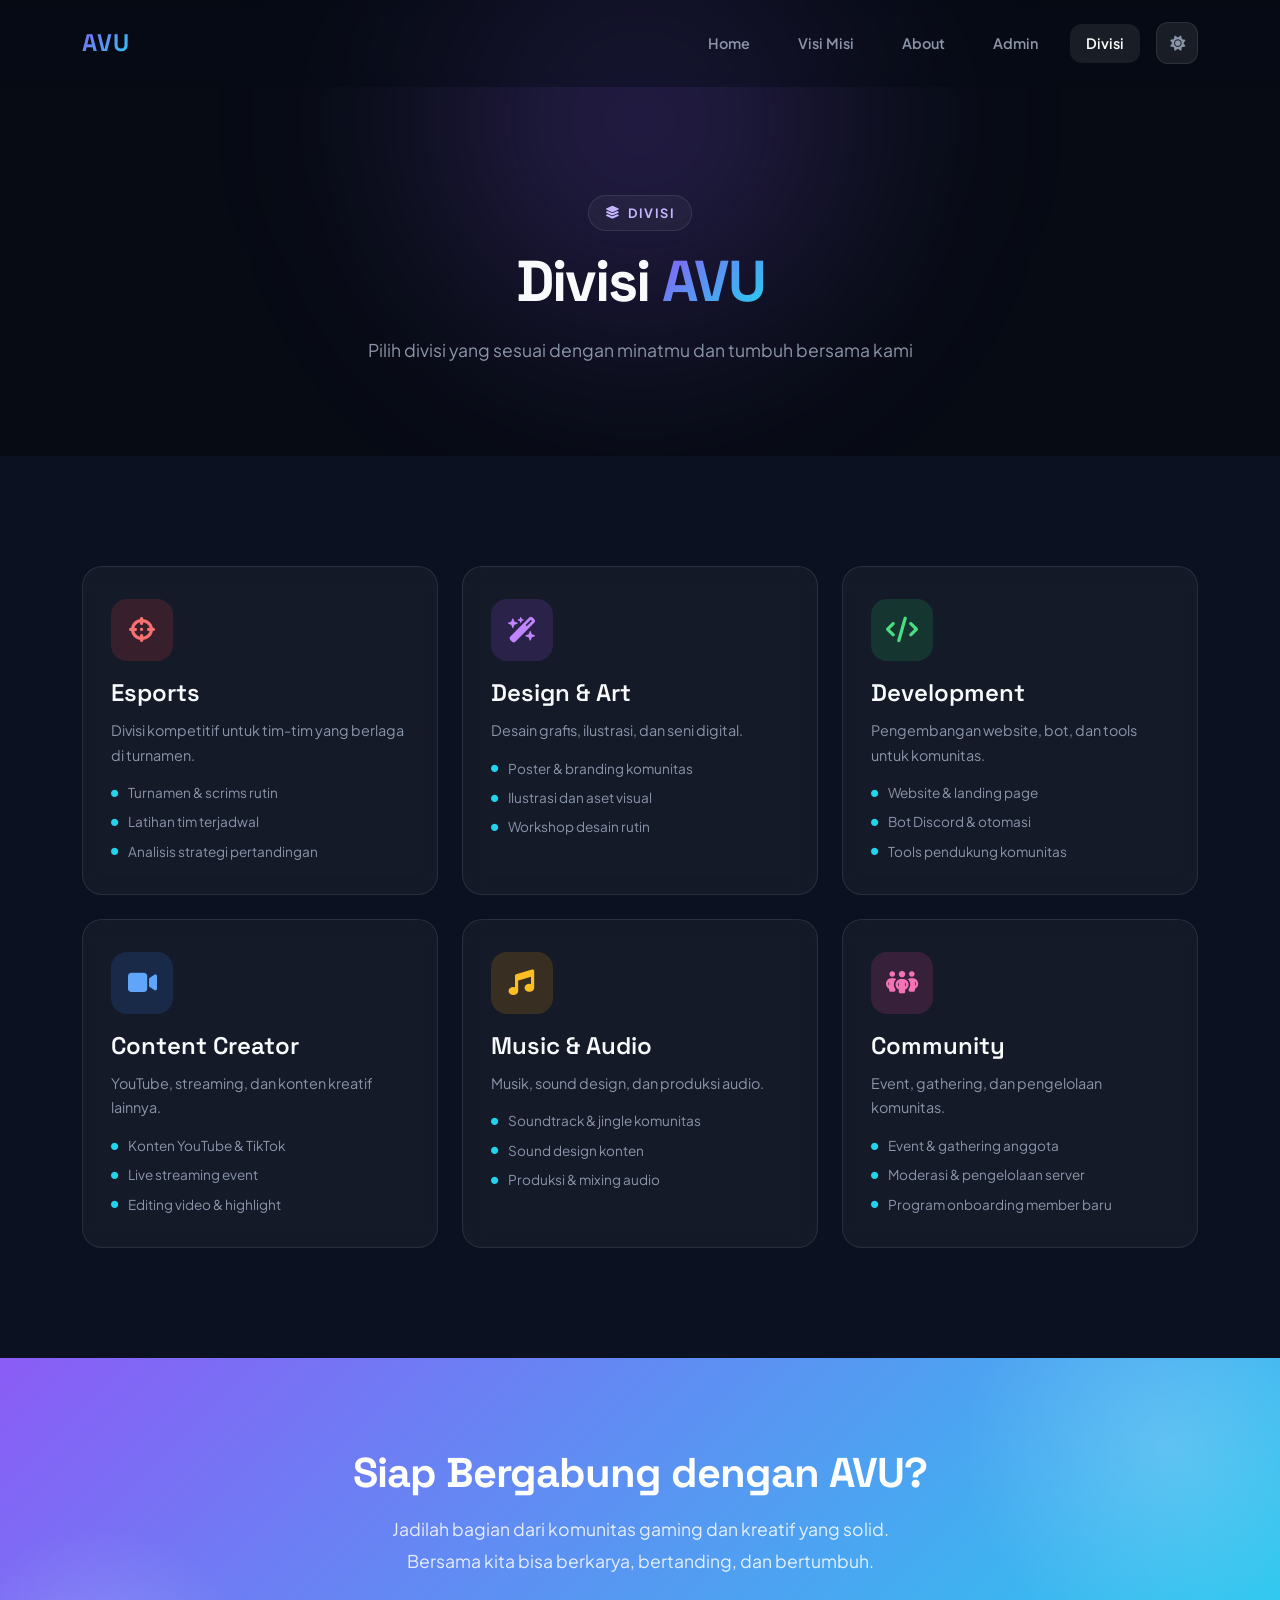
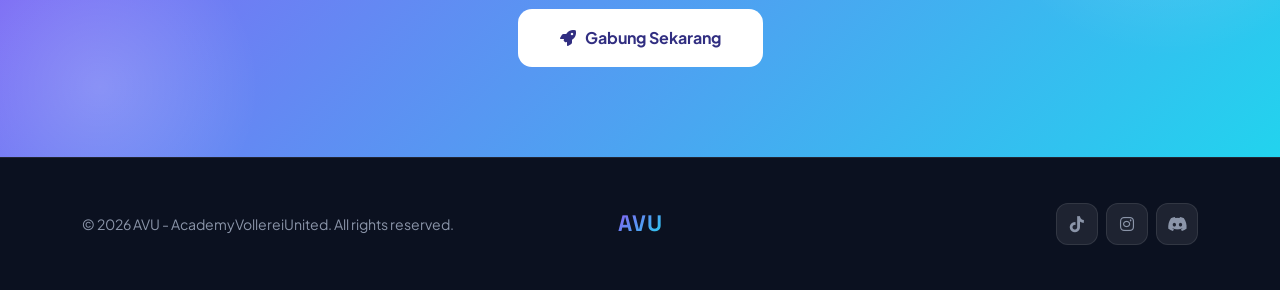
<file: htmll/divisi.html>
<!DOCTYPE html>
<html lang="id">
<head>
    <meta charset="UTF-8">
    <meta name="viewport" content="width=device-width, initial-scale=1.0">
    <title>AVU - Divisi</title>
    <link rel="icon" href="data:image/svg+xml,<svg xmlns='http://www.w3.org/2000/svg' viewBox='0 0 100 100'><text y='.9em' font-size='90'>🎮</text></svg>">
    <link href="https://fonts.googleapis.com/css2?family=Space+Grotesk:wght@500;600;700&family=Plus+Jakarta+Sans:wght@400;500;600;700;800&display=swap" rel="stylesheet">
    <link href="https://cdn.jsdelivr.net/npm/bootstrap@5.3.3/dist/css/bootstrap.min.css" rel="stylesheet">
    <link href="https://cdnjs.cloudflare.com/ajax/libs/font-awesome/6.5.0/css/all.min.css" rel="stylesheet">
    <link href="https://unpkg.com/aos@2.3.4/dist/aos.css" rel="stylesheet">
    <link href="../file css/style.css" rel="stylesheet">
</head>
<body>

    <!-- Navbar -->
    <nav class="navbar navbar-expand-lg fixed-top" id="mainNav">
        <div class="container">
            <a class="navbar-brand" href="../index.html">AVU</a>
            <button class="navbar-toggler" type="button" data-bs-toggle="collapse" data-bs-target="#navbarNav" aria-label="Toggle navigation">
                <i class="fas fa-bars"></i>
            </button>
            <div class="collapse navbar-collapse" id="navbarNav">
                <ul class="navbar-nav ms-auto">
                    <li class="nav-item"><a class="nav-link" href="../index.html">Home</a></li>
                    <li class="nav-item"><a class="nav-link" href="visimisi.html">Visi Misi</a></li>
                    <li class="nav-item"><a class="nav-link" href="about.html">About</a></li>
                    <li class="nav-item"><a class="nav-link" href="admin.html">Admin</a></li>
                    <li class="nav-item"><a class="nav-link active" href="divisi.html">Divisi</a></li>
                </ul>
            </div>
            <button class="theme-toggle" id="themeToggle" aria-label="Ubah mode terang/gelap">
                <i class="fas fa-sun"></i>
            </button>
        </div>
    </nav>

    <!-- Page Hero -->
    <section class="page-hero">
        <div class="container" data-aos="fade-up" data-aos-duration="900">
            <span class="section-label"><i class="fas fa-layer-group"></i> Divisi</span>
            <h1>Divisi <span class="highlight">AVU</span></h1>
            <p>Pilih divisi yang sesuai dengan minatmu dan tumbuh bersama kami</p>
        </div>
    </section>

    <!-- Divisi Detail -->
    <section class="group-section" id="divisi">
        <div class="container">
            <div class="row g-4">
                <div class="col-lg-4 col-md-6" data-aos="fade-up" data-aos-duration="600">
                    <div class="divisi-detail-card">
                        <div class="divisi-icon" style="background: rgba(239,68,68,0.16); color: #f87171;">
                            <i class="fas fa-crosshairs"></i>
                        </div>
                        <h4>Esports</h4>
                        <p>Divisi kompetitif untuk tim-tim yang berlaga di turnamen.</p>
                        <ul class="divisi-list">
                            <li><i class="fas fa-circle"></i> Turnamen &amp; scrims rutin</li>
                            <li><i class="fas fa-circle"></i> Latihan tim terjadwal</li>
                            <li><i class="fas fa-circle"></i> Analisis strategi pertandingan</li>
                        </ul>
                    </div>
                </div>
                <div class="col-lg-4 col-md-6" data-aos="fade-up" data-aos-duration="600" data-aos-delay="100">
                    <div class="divisi-detail-card">
                        <div class="divisi-icon" style="background: rgba(168,85,247,0.16); color: #c084fc;">
                            <i class="fas fa-wand-magic-sparkles"></i>
                        </div>
                        <h4>Design &amp; Art</h4>
                        <p>Desain grafis, ilustrasi, dan seni digital.</p>
                        <ul class="divisi-list">
                            <li><i class="fas fa-circle"></i> Poster &amp; branding komunitas</li>
                            <li><i class="fas fa-circle"></i> Ilustrasi dan aset visual</li>
                            <li><i class="fas fa-circle"></i> Workshop desain rutin</li>
                        </ul>
                    </div>
                </div>
                <div class="col-lg-4 col-md-6" data-aos="fade-up" data-aos-duration="600" data-aos-delay="200">
                    <div class="divisi-detail-card">
                        <div class="divisi-icon" style="background: rgba(34,197,94,0.16); color: #4ade80;">
                            <i class="fas fa-code"></i>
                        </div>
                        <h4>Development</h4>
                        <p>Pengembangan website, bot, dan tools untuk komunitas.</p>
                        <ul class="divisi-list">
                            <li><i class="fas fa-circle"></i> Website &amp; landing page</li>
                            <li><i class="fas fa-circle"></i> Bot Discord &amp; otomasi</li>
                            <li><i class="fas fa-circle"></i> Tools pendukung komunitas</li>
                        </ul>
                    </div>
                </div>
                <div class="col-lg-4 col-md-6" data-aos="fade-up" data-aos-duration="600" data-aos-delay="300">
                    <div class="divisi-detail-card">
                        <div class="divisi-icon" style="background: rgba(59,130,246,0.16); color: #60a5fa;">
                            <i class="fas fa-video"></i>
                        </div>
                        <h4>Content Creator</h4>
                        <p>YouTube, streaming, dan konten kreatif lainnya.</p>
                        <ul class="divisi-list">
                            <li><i class="fas fa-circle"></i> Konten YouTube &amp; TikTok</li>
                            <li><i class="fas fa-circle"></i> Live streaming event</li>
                            <li><i class="fas fa-circle"></i> Editing video &amp; highlight</li>
                        </ul>
                    </div>
                </div>
                <div class="col-lg-4 col-md-6" data-aos="fade-up" data-aos-duration="600" data-aos-delay="400">
                    <div class="divisi-detail-card">
                        <div class="divisi-icon" style="background: rgba(245,158,11,0.16); color: #fbbf24;">
                            <i class="fas fa-music"></i>
                        </div>
                        <h4>Music &amp; Audio</h4>
                        <p>Musik, sound design, dan produksi audio.</p>
                        <ul class="divisi-list">
                            <li><i class="fas fa-circle"></i> Soundtrack &amp; jingle komunitas</li>
                            <li><i class="fas fa-circle"></i> Sound design konten</li>
                            <li><i class="fas fa-circle"></i> Produksi &amp; mixing audio</li>
                        </ul>
                    </div>
                </div>
                <div class="col-lg-4 col-md-6" data-aos="fade-up" data-aos-duration="600" data-aos-delay="500">
                    <div class="divisi-detail-card">
                        <div class="divisi-icon" style="background: rgba(236,72,153,0.16); color: #f472b6;">
                            <i class="fas fa-people-group"></i>
                        </div>
                        <h4>Community</h4>
                        <p>Event, gathering, dan pengelolaan komunitas.</p>
                        <ul class="divisi-list">
                            <li><i class="fas fa-circle"></i> Event &amp; gathering anggota</li>
                            <li><i class="fas fa-circle"></i> Moderasi &amp; pengelolaan server</li>
                            <li><i class="fas fa-circle"></i> Program onboarding member baru</li>
                        </ul>
                    </div>
                </div>
            </div>
        </div>
    </section>

    <!-- CTA -->
    <section class="cta-section">
        <div class="container">
            <div class="cta-content" data-aos="zoom-in" data-aos-duration="800">
                <h2>Siap Bergabung dengan AVU?</h2>
                <p>
                    Jadilah bagian dari komunitas gaming dan kreatif yang solid.
                    Bersama kita bisa berkarya, bertanding, dan bertumbuh.
                </p>
                <a href="admin.html" class="btn-cta">
                    <i class="fas fa-rocket"></i> Gabung Sekarang
                </a>
            </div>
        </div>
    </section>

    <!-- Footer -->
    <footer class="footer">
        <div class="container">
            <div class="row align-items-center">
                <div class="col-md-5 text-center text-md-start">
                    <p>&copy; 2026 AVU - AcademyVollereiUnited. All rights reserved.</p>
                </div>
                <div class="col-md-2 text-center my-3 my-md-0">
                    <a href="index.html" class="footer-brand">AVU</a>
                </div>
                <div class="col-md-5 text-center text-md-end">
                    <div class="footer-social d-inline-flex gap-2">
                        <a href="#"><i class="fab fa-tiktok"></i></a>
                        <a href="#"><i class="fab fa-instagram"></i></a>
                        <a href="#"><i class="fab fa-discord"></i></a>
                    </div>
                </div>
            </div>
        </div>
    </footer>

    <!-- Back to top -->
    <button class="back-to-top" id="backToTop"><i class="fas fa-arrow-up"></i></button>

    <!-- Scripts -->
    <script src="https://cdn.jsdelivr.net/npm/bootstrap@5.3.3/dist/js/bootstrap.bundle.min.js"></script>
    <script src="https://unpkg.com/aos@2.3.4/dist/aos.js"></script>
    <script src="../file js/script.js"></script>
</body>
</html>
</file>
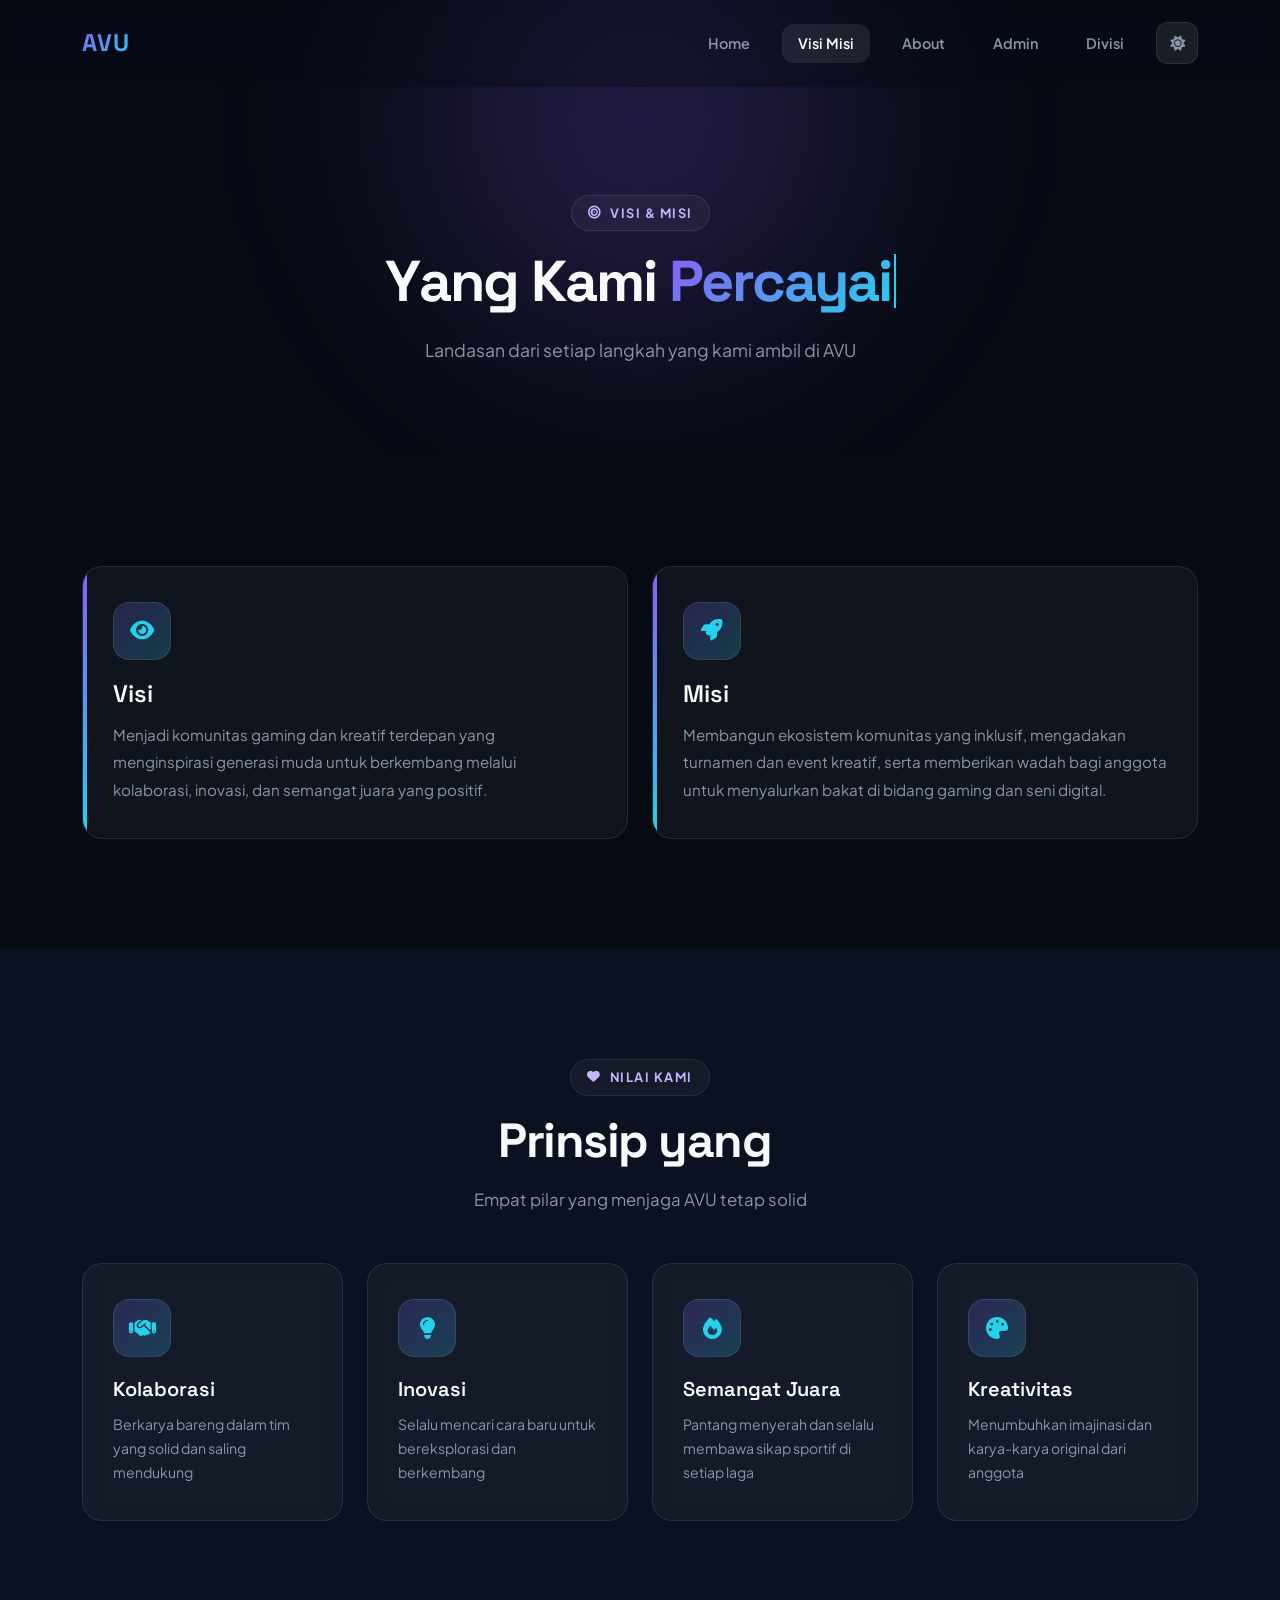
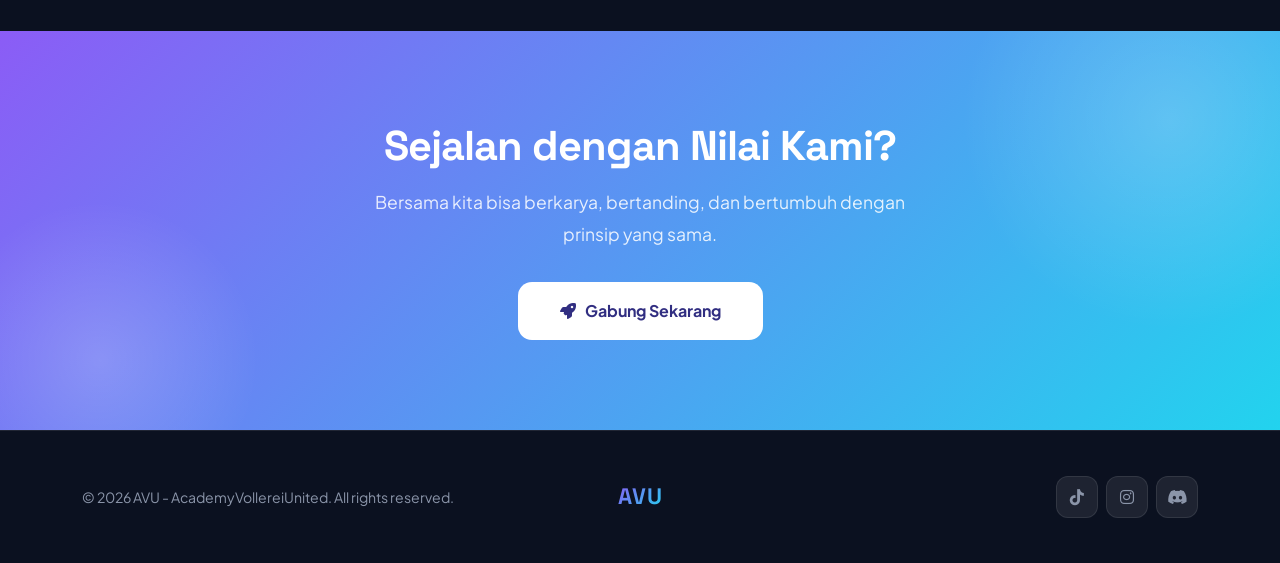
<file: htmll/visimisi.html>
<!DOCTYPE html>
<html lang="id">
<head>
    <meta charset="UTF-8">
    <meta name="viewport" content="width=device-width, initial-scale=1.0">
    <title>AVU - Visi &amp; Misi</title>
    <link rel="icon" href="data:image/svg+xml,<svg xmlns='http://www.w3.org/2000/svg' viewBox='0 0 100 100'><text y='.9em' font-size='90'>🎮</text></svg>">
    <link href="https://fonts.googleapis.com/css2?family=Space+Grotesk:wght@500;600;700&family=Plus+Jakarta+Sans:wght@400;500;600;700;800&display=swap" rel="stylesheet">
    <link href="https://cdn.jsdelivr.net/npm/bootstrap@5.3.3/dist/css/bootstrap.min.css" rel="stylesheet">
    <link href="https://cdnjs.cloudflare.com/ajax/libs/font-awesome/6.5.0/css/all.min.css" rel="stylesheet">
    <link href="https://unpkg.com/aos@2.3.4/dist/aos.css" rel="stylesheet">
    <link href="../file css/style.css" rel="stylesheet">
</head>
<body>

    <!-- Navbar -->
    <nav class="navbar navbar-expand-lg fixed-top" id="mainNav">
        <div class="container">
            <a class="navbar-brand" href="../index.html">AVU</a>
            <button class="navbar-toggler" type="button" data-bs-toggle="collapse" data-bs-target="#navbarNav" aria-label="Toggle navigation">
                <i class="fas fa-bars"></i>
            </button>
            <div class="collapse navbar-collapse" id="navbarNav">
                <ul class="navbar-nav ms-auto">
                    <li class="nav-item"><a class="nav-link" href="../index.html">Home</a></li>
                    <li class="nav-item"><a class="nav-link active" href="visimisi.html">Visi Misi</a></li>
                    <li class="nav-item"><a class="nav-link" href="about.html">About</a></li>
                    <li class="nav-item"><a class="nav-link" href="admin.html">Admin</a></li>
                    <li class="nav-item"><a class="nav-link" href="divisi.html">Divisi</a></li>
                </ul>
            </div>
            <button class="theme-toggle" id="themeToggle" aria-label="Ubah mode terang/gelap">
                <i class="fas fa-sun"></i>
            </button>
        </div>
    </nav>

    <!-- Page Hero -->
    <section class="page-hero">
        <div class="container" data-aos="fade-up" data-aos-duration="900">
            <span class="section-label"><i class="fas fa-bullseye"></i> Visi &amp; Misi</span>
            <h1>Yang Kami <span class="highlight">Percayai</span></h1>
            <p>Landasan dari setiap langkah yang kami ambil di AVU</p>
        </div>
    </section>

    <!-- Visi & Misi Cards -->
    <section id="visimisi">
        <div class="container">
            <div class="row g-4">
                <div class="col-lg-6" data-aos="fade-right" data-aos-duration="800" data-aos-delay="100">
                    <div class="vm-card">
                        <div class="vm-icon"><i class="fas fa-eye"></i></div>
                        <h4>Visi</h4>
                        <p>
                            <!-- VISI PLACEHOLDER - GANTI DENGAN VISI AVU YANG SEBENARNYA -->
                            Menjadi komunitas gaming dan kreatif terdepan yang menginspirasi generasi muda untuk
                            berkembang melalui kolaborasi, inovasi, dan semangat juara yang positif.
                        </p>
                    </div>
                </div>
                <div class="col-lg-6" data-aos="fade-left" data-aos-duration="800" data-aos-delay="200">
                    <div class="vm-card">
                        <div class="vm-icon"><i class="fas fa-rocket"></i></div>
                        <h4>Misi</h4>
                        <p>
                            <!-- MISI PLACEHOLDER - GANTI DENGAN MISI AVU YANG SEBENARNYA -->
                            Membangun ekosistem komunitas yang inklusif, mengadakan turnamen dan event kreatif,
                            serta memberikan wadah bagi anggota untuk menyalurkan bakat di bidang gaming dan seni digital.
                        </p>
                    </div>
                </div>
            </div>
        </div>
    </section>

    <!-- Nilai-nilai -->
    <section class="group-section" id="nilai">
        <div class="container">
            <div class="text-center mb-5" data-aos="fade-up" data-aos-duration="800">
                <span class="section-label"><i class="fas fa-heart"></i> Nilai Kami</span>
                <h2 class="section-title">Prinsip yang <span class="highlight">Kami Pegang</span></h2>
                <p class="section-desc mx-auto">Empat pilar yang menjaga AVU tetap solid</p>
            </div>
            <div class="row g-4">
                <div class="col-lg-3 col-md-6" data-aos="fade-up" data-aos-duration="600" data-aos-delay="0">
                    <div class="about-card">
                        <div class="about-icon"><i class="fas fa-handshake"></i></div>
                        <h5>Kolaborasi</h5>
                        <p>Berkarya bareng dalam tim yang solid dan saling mendukung</p>
                    </div>
                </div>
                <div class="col-lg-3 col-md-6" data-aos="fade-up" data-aos-duration="600" data-aos-delay="100">
                    <div class="about-card">
                        <div class="about-icon"><i class="fas fa-lightbulb"></i></div>
                        <h5>Inovasi</h5>
                        <p>Selalu mencari cara baru untuk bereksplorasi dan berkembang</p>
                    </div>
                </div>
                <div class="col-lg-3 col-md-6" data-aos="fade-up" data-aos-duration="600" data-aos-delay="200">
                    <div class="about-card">
                        <div class="about-icon"><i class="fas fa-fire"></i></div>
                        <h5>Semangat Juara</h5>
                        <p>Pantang menyerah dan selalu membawa sikap sportif di setiap laga</p>
                    </div>
                </div>
                <div class="col-lg-3 col-md-6" data-aos="fade-up" data-aos-duration="600" data-aos-delay="300">
                    <div class="about-card">
                        <div class="about-icon"><i class="fas fa-palette"></i></div>
                        <h5>Kreativitas</h5>
                        <p>Menumbuhkan imajinasi dan karya-karya original dari anggota</p>
                    </div>
                </div>
            </div>
        </div>
    </section>

    <!-- CTA -->
    <section class="cta-section">
        <div class="container">
            <div class="cta-content" data-aos="zoom-in" data-aos-duration="800">
                <h2>Sejalan dengan Nilai Kami?</h2>
                <p>Bersama kita bisa berkarya, bertanding, dan bertumbuh dengan prinsip yang sama.</p>
                <a href="divisi.html" class="btn-cta">
                    <i class="fas fa-rocket"></i> Gabung Sekarang
                </a>
            </div>
        </div>
    </section>

    <!-- Footer -->
    <footer class="footer">
        <div class="container">
            <div class="row align-items-center">
                <div class="col-md-5 text-center text-md-start">
                    <p>&copy; 2026 AVU - AcademyVollereiUnited. All rights reserved.</p>
                </div>
                <div class="col-md-2 text-center my-3 my-md-0">
                    <a href="index.html" class="footer-brand">AVU</a>
                </div>
                <div class="col-md-5 text-center text-md-end">
                    <div class="footer-social d-inline-flex gap-2">
                        <a href="#"><i class="fab fa-tiktok"></i></a>
                        <a href="#"><i class="fab fa-instagram"></i></a>
                        <a href="#"><i class="fab fa-discord"></i></a>
                    </div>
                </div>
            </div>
        </div>
    </footer>

    <!-- Back to top -->
    <button class="back-to-top" id="backToTop"><i class="fas fa-arrow-up"></i></button>

    <!-- Scripts -->
    <script src="https://cdn.jsdelivr.net/npm/bootstrap@5.3.3/dist/js/bootstrap.bundle.min.js"></script>
    <script src="https://unpkg.com/aos@2.3.4/dist/aos.js"></script>
    <script src="../file js/script.js"></script>
</body>
</html>
</file>
<file: file css/style.css>
:root {
    --bg: #070b14;
    --bg-soft: #0b1120;
    --surface: rgba(255, 255, 255, 0.04);
    --surface-strong: rgba(255, 255, 255, 0.08);
    --border: rgba(255, 255, 255, 0.09);
    --border-strong: rgba(255, 255, 255, 0.18);
    --text: #e2e8f0;
    --heading: #f8fafc;
    --muted: #8b95a9;
    --primary: #8b5cf6;
    --secondary: #22d3ee;
    --grad: linear-gradient(135deg, #8b5cf6 0%, #22d3ee 100%);
    --grad-soft: linear-gradient(135deg, rgba(139, 92, 246, 0.22), rgba(34, 211, 238, 0.22));
    --radius: 20px;
    --shadow: 0 20px 50px rgba(0, 0, 0, 0.45);
    --glow: 0 10px 40px rgba(139, 92, 246, 0.35);
}

* { margin: 0; padding: 0; box-sizing: border-box; }

html { scroll-behavior: smooth; }

body {
    font-family: 'Plus Jakarta Sans', sans-serif;
    background: var(--bg);
    color: var(--text);
    overflow-x: hidden;
    line-height: 1.6;
    -webkit-font-smoothing: antialiased;
}

h1, h2, h3, h4, h5, h6 {
    font-family: 'Space Grotesk', sans-serif;
    color: var(--heading);
}

/* ===== Navbar ===== */
.navbar {
    padding: 1.2rem 0;
    transition: all 0.3s ease;
    background: rgba(7, 11, 20, 0.4);
    backdrop-filter: blur(8px);
    -webkit-backdrop-filter: blur(8px);
}
.navbar.scrolled {
    background: rgba(7, 11, 20, 0.88);
    backdrop-filter: blur(20px);
    -webkit-backdrop-filter: blur(20px);
    border-bottom: 1px solid var(--border);
    padding: 0.7rem 0;
    box-shadow: 0 1px 20px rgba(0, 0, 0, 0.35);
}
.navbar-brand {
    font-family: 'Space Grotesk', sans-serif;
    font-weight: 700;
    font-size: 1.5rem;
    letter-spacing: 1px;
    background: var(--grad);
    -webkit-background-clip: text;
    background-clip: text;
    -webkit-text-fill-color: transparent;
}
.nav-link {
    color: var(--muted) !important;
    font-weight: 600;
    font-size: 0.9rem;
    margin: 0 4px;
    padding: 8px 16px !important;
    border-radius: 12px;
    transition: all 0.3s ease;
    text-decoration: none !important;
    white-space: nowrap;
    display: block;
}
.nav-link:hover, .nav-link.active {
    color: #ffffff !important;
    background: var(--surface-strong);
}
.navbar-toggler {
    border: 1px solid var(--border);
    padding: 6px 10px;
}

.navbar-nav {
    display: flex;
    align-items: center;
    gap: 8px;
}
.navbar-nav .nav-item {
    flex-shrink: 0;
}
#mainNav .navbar-collapse {
    flex-grow: 1;
}
.navbar-toggler:focus { box-shadow: none; }
.navbar-toggler i { color: #ffffff; }

/* ===== Hero ===== */
.hero {
    min-height: 100vh;
    display: flex;
    align-items: center;
    padding: 130px 0 80px;
    position: relative;
    overflow: hidden;
}
.hero::before, .hero::after {
    content: '';
    position: absolute;
    border-radius: 50%;
    filter: blur(90px);
    z-index: 0;
}
.hero::before {
    width: 560px; height: 560px;
    background: radial-gradient(circle, rgba(139, 92, 246, 0.35), transparent 70%);
    top: -140px; right: -120px;
}
.hero::after {
    width: 460px; height: 460px;
    background: radial-gradient(circle, rgba(34, 211, 238, 0.25), transparent 70%);
    bottom: -120px; left: -120px;
}
.hero .container { position: relative; z-index: 2; }
.hero-badge {
    display: inline-flex;
    align-items: center;
    gap: 8px;
    padding: 8px 18px;
    background: var(--surface);
    border: 1px solid var(--border-strong);
    border-radius: 50px;
    font-size: 0.85rem;
    font-weight: 600;
    color: #c4b5fd;
    letter-spacing: 0.5px;
    margin-bottom: 22px;
    backdrop-filter: blur(10px);
}
.hero-badge .dot {
    width: 8px; height: 8px;
    border-radius: 50%;
    background: var(--secondary);
    box-shadow: 0 0 12px var(--secondary);
    animation: pulse-dot 2s ease-in-out infinite;
}
@keyframes pulse-dot {
    0%, 100% { opacity: 1; transform: scale(1); }
    50% { opacity: 0.5; transform: scale(1.35); }
}
.hero-title {
    font-size: 4rem;
    font-weight: 700;
    line-height: 1.12;
    letter-spacing: -2px;
    margin-bottom: 22px;
}
.hero-title .highlight {
    background: var(--grad);
    -webkit-background-clip: text;
    background-clip: text;
    -webkit-text-fill-color: transparent;
}
.hero-subtitle {
    font-size: 1.15rem;
    color: var(--muted);
    line-height: 1.85;
    max-width: 560px;
    margin-bottom: 35px;
}
.hero-buttons { display: flex; gap: 14px; flex-wrap: wrap; }

.btn-primary-grad {
    padding: 15px 34px;
    border-radius: 14px;
    background: var(--grad);
    color: #ffffff;
    font-weight: 700;
    font-size: 0.95rem;
    border: none;
    cursor: pointer;
    text-decoration: none;
    display: inline-flex;
    align-items: center;
    gap: 9px;
    box-shadow: var(--glow);
    transition: all 0.3s ease;
}
.btn-primary-grad:hover {
    transform: translateY(-3px);
    box-shadow: 0 15px 45px rgba(139, 92, 246, 0.5);
    color: #ffffff;
}
.btn-outline-grad {
    padding: 15px 34px;
    border-radius: 14px;
    background: transparent;
    color: #e2e8f0;
    font-weight: 700;
    font-size: 0.95rem;
    border: 1px solid var(--border-strong);
    text-decoration: none;
    cursor: pointer;
    display: inline-flex;
    align-items: center;
    gap: 9px;
    backdrop-filter: blur(8px);
    transition: all 0.3s ease;
}
.btn-outline-grad:hover {
    border-color: var(--secondary);
    color: var(--secondary);
    transform: translateY(-3px);
    box-shadow: 0 0 30px rgba(34, 211, 238, 0.15);
}

.hero-visual { text-align: center; position: relative; }
.hero-avatar {
    width: 380px; height: 380px;
    margin: 0 auto;
    border-radius: 34px;
    background: var(--grad-soft);
    border: 1px solid var(--border-strong);
    display: flex;
    align-items: center;
    justify-content: center;
    font-size: 7rem;
    color: rgba(255, 255, 255, 0.35);
    position: relative;
    overflow: hidden;
    backdrop-filter: blur(10px);
    box-shadow: 0 30px 80px rgba(0, 0, 0, 0.5), inset 0 1px 0 rgba(255, 255, 255, 0.1);
    transition: transform 0.4s ease;
}
.hero-avatar:hover { transform: scale(1.03); }
.hero-avatar::before {
    content: '';
    position: absolute;
    top: -50%; left: -50%;
    width: 200%; height: 200%;
    background: linear-gradient(45deg, transparent, rgba(255, 255, 255, 0.06), transparent);
    animation: shimmer 3.5s ease-in-out infinite;
}
@keyframes shimmer {
    0% { transform: translateX(-100%) translateY(-100%) rotate(45deg); }
    100% { transform: translateX(100%) translateY(100%) rotate(45deg); }
}
.hero-avatar i {
    position: relative;
    z-index: 1;
    filter: drop-shadow(0 0 30px rgba(139, 92, 246, 0.6));
}
.hero-avatar img {
    width: 100%;
    height: 100%;
    object-fit: cover;
    border-radius: inherit;
    position: relative;
    z-index: 1;
}
.floating-tag {
    position: absolute;
    background: rgba(15, 20, 36, 0.9);
    border: 1px solid var(--border-strong);
    border-radius: 14px;
    padding: 12px 18px;
    display: flex;
    align-items: center;
    gap: 10px;
    box-shadow: 0 10px 30px rgba(0, 0, 0, 0.45);
    font-size: 0.85rem;
    font-weight: 600;
    color: #e2e8f0;
    backdrop-filter: blur(12px);
    animation: float-tag 5s ease-in-out infinite;
}
.floating-tag.tag-1 { top: 14%; right: -8px; }
.floating-tag.tag-2 { bottom: 18%; left: -8px; animation-delay: 2.5s; }
.floating-tag i { color: var(--secondary); font-size: 1.1rem; }
@keyframes float-tag {
    0%, 100% { transform: translateY(0); }
    50% { transform: translateY(-10px); }
}

/* ===== Page Hero (inner pages) ===== */
.page-hero {
    padding: 195px 0 90px;
    text-align: center;
    position: relative;
    overflow: hidden;
}
.page-hero::before {
    content: '';
    position: absolute;
    width: 640px; height: 640px;
    border-radius: 50%;
    background: radial-gradient(circle, rgba(139, 92, 246, 0.28), transparent 70%);
    top: -200px; left: 50%;
    transform: translateX(-50%);
    filter: blur(80px);
}
.page-hero .container { position: relative; z-index: 1; }
.page-hero h1 {
    font-size: 3.6rem;
    font-weight: 700;
    letter-spacing: -2px;
    margin-bottom: 18px;
}
.page-hero .highlight {
    background: var(--grad);
    -webkit-background-clip: text;
    background-clip: text;
    -webkit-text-fill-color: transparent;
}
.page-hero p {
    color: var(--muted);
    max-width: 600px;
    margin: 0 auto;
    font-size: 1.1rem;
    line-height: 1.8;
}

/* ===== Section commons ===== */
section { padding: 110px 0; position: relative; }
.section-label {
    display: inline-flex;
    align-items: center;
    gap: 8px;
    padding: 7px 16px;
    background: var(--surface);
    border: 1px solid var(--border);
    border-radius: 50px;
    font-size: 0.8rem;
    font-weight: 700;
    color: #c4b5fd;
    text-transform: uppercase;
    letter-spacing: 1.5px;
    margin-bottom: 16px;
}
.section-title {
    font-size: 3rem;
    font-weight: 700;
    letter-spacing: -1.5px;
    margin-bottom: 16px;
}
.section-title .highlight {
    background: var(--grad);
    -webkit-background-clip: text;
    background-clip: text;
    -webkit-text-fill-color: transparent;
}
.section-desc {
    color: var(--muted);
    font-size: 1.05rem;
    line-height: 1.8;
    max-width: 560px;
}

/* ===== Visi Misi ===== */
.vm-card, .about-card, .admin-card {
    background: var(--surface);
    border: 1px solid var(--border);
    border-radius: var(--radius);
    padding: 35px 30px;
    transition: all 0.4s ease;
    height: 100%;
    position: relative;
    overflow: hidden;
    backdrop-filter: blur(10px);
}
.vm-card::before {
    content: '';
    position: absolute;
    left: 0; top: 0; bottom: 0;
    width: 4px;
    background: var(--grad);
    border-radius: 2px;
}
.vm-card:hover, .about-card:hover, .admin-card:hover {
    transform: translateY(-6px);
    border-color: var(--border-strong);
    box-shadow: var(--shadow);
}
.vm-icon, .about-icon {
    width: 58px; height: 58px;
    border-radius: 16px;
    background: var(--grad-soft);
    border: 1px solid var(--border);
    display: flex;
    align-items: center;
    justify-content: center;
    font-size: 1.35rem;
    color: var(--secondary);
    margin-bottom: 20px;
}
.vm-card h4,
.about-card h5,
.admin-card h5 { font-weight: 600; color: var(--heading); margin-bottom: 12px; }
.vm-card p { color: var(--muted); font-size: 0.95rem; line-height: 1.8; margin-bottom: 0; }
.about-card p { color: var(--muted); font-size: 0.88rem; line-height: 1.7; margin-bottom: 0; }
.about-text-block { color: var(--muted); line-height: 1.9; font-size: 0.98rem; }
.about-text-block strong { color: var(--heading); }

/* ===== Admin ===== */
.admin-card { text-align: center; }
.admin-avatar {
    width: 96px; height: 96px;
    border-radius: 50%;
    background: var(--grad-soft);
    border: 2px solid var(--border-strong);
    display: flex;
    align-items: center;
    justify-content: center;
    font-size: 2.3rem;
    color: rgba(255, 255, 255, 0.4);
    margin: 0 auto 18px;
    transition: transform 0.3s ease;
}
.admin-avatar img {
    width: 100%;
    height: 100%;
    border-radius: 50%;
    object-fit: cover;
}
.admin-card:hover .admin-avatar { transform: scale(1.08); }
.admin-card h5 { font-size: 1.05rem; }
.admin-role {
    display: inline-block;
    padding: 5px 15px;
    background: var(--grad-soft);
    color: var(--secondary);
    border-radius: 8px;
    font-size: 0.78rem;
    font-weight: 700;
    letter-spacing: 0.5px;
    margin-bottom: 12px;
}
.admin-socials { display: flex; justify-content: center; gap: 10px; }
.admin-socials a {
    width: 38px; height: 38px;
    border-radius: 12px;
    background: var(--surface-strong);
    border: 1px solid var(--border);
    display: flex;
    align-items: center;
    justify-content: center;
    color: var(--muted);
    font-size: 0.85rem;
    transition: all 0.3s ease;
    text-decoration: none;
}
.admin-socials a:hover {
    background: var(--grad);
    color: #ffffff;
    border-color: transparent;
    box-shadow: var(--glow);
}

/* ===== Divisi (horizontal scroll) ===== */
.group-section { background: var(--bg-soft); }
.divisi-scroll {
    display: flex;
    gap: 22px;
    overflow-x: auto;
    scroll-snap-type: x mandatory;
    -webkit-overflow-scrolling: touch;
    padding: 10px 0 22px;
    scrollbar-width: thin;
    scrollbar-color: rgba(139, 92, 246, 0.4) transparent;
}
.divisi-scroll::-webkit-scrollbar { height: 6px; }
.divisi-scroll::-webkit-scrollbar-track { background: transparent; }
.divisi-scroll::-webkit-scrollbar-thumb {
    background: linear-gradient(90deg, #8b5cf6, #22d3ee);
    border-radius: 3px;
}
.divisi-card {
    min-width: 300px;
    background: var(--surface);
    border: 1px solid var(--border);
    border-radius: 20px;
    padding: 32px 26px;
    scroll-snap-align: start;
    transition: all 0.4s ease;
    flex-shrink: 0;
}
.divisi-card:hover {
    transform: translateY(-6px);
    border-color: var(--border-strong);
    box-shadow: var(--shadow);
}
.divisi-icon {
    width: 62px; height: 62px;
    border-radius: 16px;
    display: flex;
    align-items: center;
    justify-content: center;
    font-size: 1.6rem;
    margin-bottom: 18px;
    transition: transform 0.3s ease;
}
.divisi-card:hover .divisi-icon { transform: scale(1.12) rotate(6deg); }
.divisi-card h5 { font-weight: 600; color: var(--heading); margin-bottom: 8px; }
.divisi-card p { color: var(--muted); font-size: 0.85rem; line-height: 1.7; margin-bottom: 0; }
.scroll-hint {
    text-align: center;
    color: var(--muted);
    font-size: 0.85rem;
    margin-top: 14px;
}
.scroll-hint i {
    animation: scroll-bounce 1.5s ease-in-out infinite;
    color: var(--secondary);
}
@keyframes scroll-bounce {
    0%, 100% { transform: translateX(0); }
    50% { transform: translateX(8px); }
}

/* ===== Divisi (multipage detail) ===== */
.divisi-detail-card {
    background: var(--surface);
    border: 1px solid var(--border);
    border-radius: 20px;
    padding: 32px 28px;
    height: 100%;
    transition: all 0.4s ease;
    backdrop-filter: blur(10px);
}
.divisi-detail-card:hover {
    transform: translateY(-6px);
    border-color: var(--border-strong);
    box-shadow: var(--shadow);
}
.divisi-detail-card:hover .divisi-icon { transform: scale(1.12) rotate(6deg); }
.divisi-detail-card h4 { font-weight: 600; color: var(--heading); margin-bottom: 10px; }
.divisi-detail-card > p { color: var(--muted); font-size: 0.9rem; line-height: 1.7; margin-bottom: 16px; }
.divisi-list {
    list-style: none;
    padding: 0;
    margin: 0;
    display: flex;
    flex-direction: column;
    gap: 9px;
}
.divisi-list li {
    display: flex;
    align-items: center;
    gap: 10px;
    color: var(--muted);
    font-size: 0.85rem;
    line-height: 1.5;
}
.divisi-list li i { color: var(--secondary); font-size: 0.45rem; }

/* ===== Aturan ===== */
.rules-section { background: var(--bg-soft); }
.rule-card {
    position: relative;
    display: flex;
    flex-direction: column;
    align-items: center;
    justify-content: center;
    width: 100%;
    height: 100%;
    min-height: 200px;
    background: var(--surface);
    border: 1px solid var(--border);
    border-radius: 20px;
    padding: 38px 26px;
    text-align: center;
    cursor: pointer;
    transition: all 0.4s ease;
    backdrop-filter: blur(10px);
    overflow: hidden;
}
.rule-card:hover,
.rule-card:focus-visible {
    transform: translateY(-6px);
    border-color: var(--border-strong);
    box-shadow: var(--shadow);
    outline: none;
}
.rule-number {
    position: absolute;
    top: 18px; right: 22px;
    font-family: 'Space Grotesk', sans-serif;
    font-size: 2rem;
    font-weight: 700;
    color: var(--heading);
    opacity: 0.08;
    line-height: 1;
}
.rule-icon {
    width: 58px; height: 58px;
    border-radius: 16px;
    background: var(--grad-soft);
    border: 1px solid var(--border);
    display: flex;
    align-items: center;
    justify-content: center;
    font-size: 1.35rem;
    color: var(--secondary);
    margin-bottom: 0;
    transition: transform 0.3s ease;
}
.rule-card:hover .rule-icon,
.rule-card.active .rule-icon { transform: scale(1.1) rotate(6deg); }
.rule-card h5,
.rule-card p {
    max-height: 0;
    opacity: 0;
    overflow: hidden;
    transform: translateY(8px);
    margin: 0;
    transition: max-height 0.4s ease, opacity 0.35s ease, transform 0.35s ease, margin 0.35s ease;
}
.rule-card h5 { font-weight: 600; color: var(--heading); }
.rule-card p { color: var(--muted); font-size: 0.88rem; line-height: 1.7; }
.rule-card.active h5 {
    max-height: 80px;
    opacity: 1;
    transform: translateY(0);
    margin-top: 18px;
}
.rule-card.active p {
    max-height: 200px;
    opacity: 1;
    transform: translateY(0);
    margin-top: 10px;
}

/* ===== CTA ===== */
.cta-section {
    background: var(--grad);
    padding: 90px 0;
    position: relative;
    overflow: hidden;
}
.cta-section::before, .cta-section::after {
    content: '';
    position: absolute;
    border-radius: 50%;
    background: radial-gradient(circle, rgba(255, 255, 255, 0.18), transparent 70%);
}
.cta-section::before { width: 420px; height: 420px; top: -120px; right: -100px; }
.cta-section::after { width: 320px; height: 320px; bottom: -90px; left: -60px; }
.cta-content { position: relative; z-index: 2; text-align: center; }
.cta-content h2 {
    font-size: 2.6rem;
    font-weight: 700;
    color: #ffffff;
    letter-spacing: -1px;
    margin-bottom: 16px;
}
.cta-content p {
    color: rgba(255, 255, 255, 0.85);
    font-size: 1.1rem;
    max-width: 560px;
    margin: 0 auto 32px;
    line-height: 1.8;
}
.btn-cta {
    padding: 16px 42px;
    border-radius: 14px;
    background: #ffffff;
    color: #312e81;
    border: none;
    font-weight: 700;
    font-size: 1rem;
    cursor: pointer;
    text-decoration: none;
    display: inline-flex;
    align-items: center;
    gap: 9px;
    transition: all 0.3s ease;
}
.btn-cta:hover {
    transform: translateY(-3px);
    box-shadow: 0 15px 40px rgba(0, 0, 0, 0.25);
    color: #4338ca;
}

/* ===== Footer ===== */
.footer {
    background: var(--bg-soft);
    border-top: 1px solid var(--border);
    padding: 45px 0;
}
.footer p { color: var(--muted); font-size: 0.88rem; margin-bottom: 0; }
.footer-brand {
    font-family: 'Space Grotesk', sans-serif;
    font-weight: 700;
    font-size: 1.4rem;
    letter-spacing: 1px;
    background: var(--grad);
    -webkit-background-clip: text;
    background-clip: text;
    -webkit-text-fill-color: transparent;
    text-decoration: none;
}
.footer-social a {
    width: 42px; height: 42px;
    border-radius: 12px;
    background: var(--surface-strong);
    border: 1px solid var(--border);
    display: inline-flex;
    align-items: center;
    justify-content: center;
    color: var(--muted);
    font-size: 1rem;
    transition: all 0.3s ease;
    text-decoration: none;
}
.footer-social a:hover {
    background: var(--grad);
    color: #ffffff;
    border-color: transparent;
    transform: translateY(-3px);
    box-shadow: var(--glow);
}

/* ===== Back to top ===== */
.back-to-top {
    position: fixed;
    bottom: 25px; right: 25px;
    width: 48px; height: 48px;
    border-radius: 14px;
    background: var(--grad);
    color: #ffffff;
    border: none;
    display: flex;
    align-items: center;
    justify-content: center;
    font-size: 1rem;
    cursor: pointer;
    opacity: 0;
    visibility: hidden;
    transition: all 0.3s ease;
    z-index: 999;
    box-shadow: var(--glow);
}
.back-to-top.visible { opacity: 1; visibility: visible; }
.back-to-top:hover { transform: translateY(-3px); }

/* ===== Responsive ===== */
@media (max-width: 768px) {
    .hero-title { font-size: 2.6rem; letter-spacing: -1px; }
    .hero-avatar { width: 260px; height: 260px; font-size: 5rem; }
    .section-title { font-size: 2.2rem; }
    .page-hero h1 { font-size: 2.4rem; }
    .floating-tag { display: none; }
    .cta-content h2 { font-size: 1.9rem; }
    .divisi-card { min-width: 260px; }
}

/* ===== Theme Toggle Button ===== */
.theme-toggle {
    background: var(--surface-strong);
    border: 1px solid var(--border);
    width: 42px; height: 42px;
    border-radius: 12px;
    display: flex;
    align-items: center;
    justify-content: center;
    color: var(--muted);
    font-size: 0.95rem;
    cursor: pointer;
    transition: all 0.3s ease;
    margin-left: 12px;
    flex-shrink: 0;
}
.theme-toggle:hover {
    background: var(--grad);
    color: #ffffff;
    border-color: transparent;
    box-shadow: var(--glow);
}

/* ===== Light Theme ===== */
[data-theme="light"] {
    --bg: #f4f6f9;
    --bg-soft: #eaeef4;
    --surface: rgba(255, 255, 255, 0.88);
    --surface-strong: #ffffff;
    --border: rgba(0, 0, 0, 0.08);
    --border-strong: rgba(0, 0, 0, 0.14);
    --text: #334155;
    --heading: #0f172a;
    --muted: #64748b;
    --primary: #6366f1;
    --secondary: #0891b2;
    --grad: linear-gradient(135deg, #6366f1 0%, #0891b2 100%);
    --grad-soft: linear-gradient(135deg, rgba(99, 102, 241, 0.1), rgba(8, 145, 178, 0.1));
    --shadow: 0 20px 50px rgba(0, 0, 0, 0.08);
    --glow: 0 10px 40px rgba(99, 102, 241, 0.12);
}

[data-theme="light"] .navbar {
    background: rgba(255, 255, 255, 0.55);
}
[data-theme="light"] .navbar.scrolled {
    background: rgba(255, 255, 255, 0.92);
    box-shadow: 0 1px 20px rgba(0, 0, 0, 0.06);
}
[data-theme="light"] .nav-link:hover,
[data-theme="light"] .nav-link.active {
    color: #6366f1 !important;
    background: rgba(99, 102, 241, 0.08);
}
[data-theme="light"] .navbar-toggler i { color: #334155; }
[data-theme="light"] .theme-toggle {
    background: #e6ecf3;
    border: 1px solid #c9d4df;
    color: #334155;
}
[data-theme="light"] .theme-toggle:hover {
    background: var(--grad);
    color: #ffffff;
    border-color: transparent;
}
[data-theme="light"] .floating-tag {
    background: rgba(255, 255, 255, 0.92);
    box-shadow: 0 10px 30px rgba(0, 0, 0, 0.08);
    color: #334155;
}
[data-theme="light"] .floating-tag i { color: #0891b2; }
[data-theme="light"] .hero-badge { color: #6366f1; }
[data-theme="light"] .section-label { color: #6366f1; }
[data-theme="light"] .hero-avatar {
    box-shadow: 0 30px 80px rgba(0, 0, 0, 0.1), inset 0 1px 0 rgba(255, 255, 255, 0.4);
    border: 1px solid rgba(0, 0, 0, 0.08);
    color: rgba(99, 102, 241, 0.3);
}
[data-theme="light"] .hero-avatar i {
    filter: drop-shadow(0 0 20px rgba(99, 102, 241, 0.3));
}
[data-theme="light"] .admin-avatar {
    border: 2px solid rgba(0, 0, 0, 0.1);
    color: rgba(99, 102, 241, 0.3);
}
[data-theme="light"] .btn-cta:hover {
    box-shadow: 0 15px 40px rgba(0, 0, 0, 0.1);
}
[data-theme="light"] .divisi-scroll::-webkit-scrollbar-thumb {
    background: linear-gradient(90deg, #6366f1, #0891b2);
}

/* ===== Navbar Responsive (portrait / mobile) ===== */
.navbar-collapse { order: 3; }
.theme-toggle { order: 2; }
@media (max-width: 991.98px) {
    .navbar .container { justify-content: flex-start; }
    .navbar-brand { margin-right: auto; }
    .theme-toggle { margin-left: 8px; }
}
@media (min-width: 992px) {
    .navbar-collapse { order: 1; }
}

/* ===== Global Effects ===== */
.scroll-progress {
    position: fixed;
    top: 0; left: 0;
    height: 3px;
    width: 0;
    background: var(--grad);
    box-shadow: 0 0 12px rgba(139, 92, 246, 0.6);
    z-index: 3000;
    pointer-events: none;
}
.cursor-spotlight {
    position: fixed;
    inset: 0;
    z-index: 2500;
    pointer-events: none;
    opacity: 0;
    transition: opacity 0.4s ease;
    background: radial-gradient(650px circle at var(--mx, 50%) var(--my, 50%),
                rgba(139, 92, 246, 0.12), transparent 55%);
}
.cursor-spotlight.active { opacity: 1; }
[data-theme="light"] .cursor-spotlight {
    background: radial-gradient(650px circle at var(--mx, 50%) var(--my, 50%),
                rgba(99, 102, 241, 0.1), transparent 55%);
}
@media (prefers-reduced-motion: reduce) {
    .cursor-spotlight { display: none; }
}

/* ===== Text Animations ===== */
.highlight { display: inline-block; }

.reveal-word { display: inline-block; white-space: nowrap; }
.reveal-char {
    display: inline-block;
    opacity: 0;
    transform: translateY(0.35em);
    transition: opacity 0.5s ease, transform 0.5s cubic-bezier(0.22, 0.61, 0.36, 1);
}
.split-ready.revealed .reveal-char {
    opacity: 1;
    transform: translateY(0);
}

/* Typewriter caret */
.highlight.typing::after {
    content: '';
    display: inline-block;
    width: 2px;
    height: 0.95em;
    margin-left: 3px;
    background: var(--secondary);
    vertical-align: -0.12em;
    animation: type-caret 0.8s step-end infinite;
}
@keyframes type-caret { 50% { opacity: 0; } }

@media (prefers-reduced-motion: reduce) {
    .reveal-char {
        opacity: 1;
        transform: none;
    }
}
</file>
